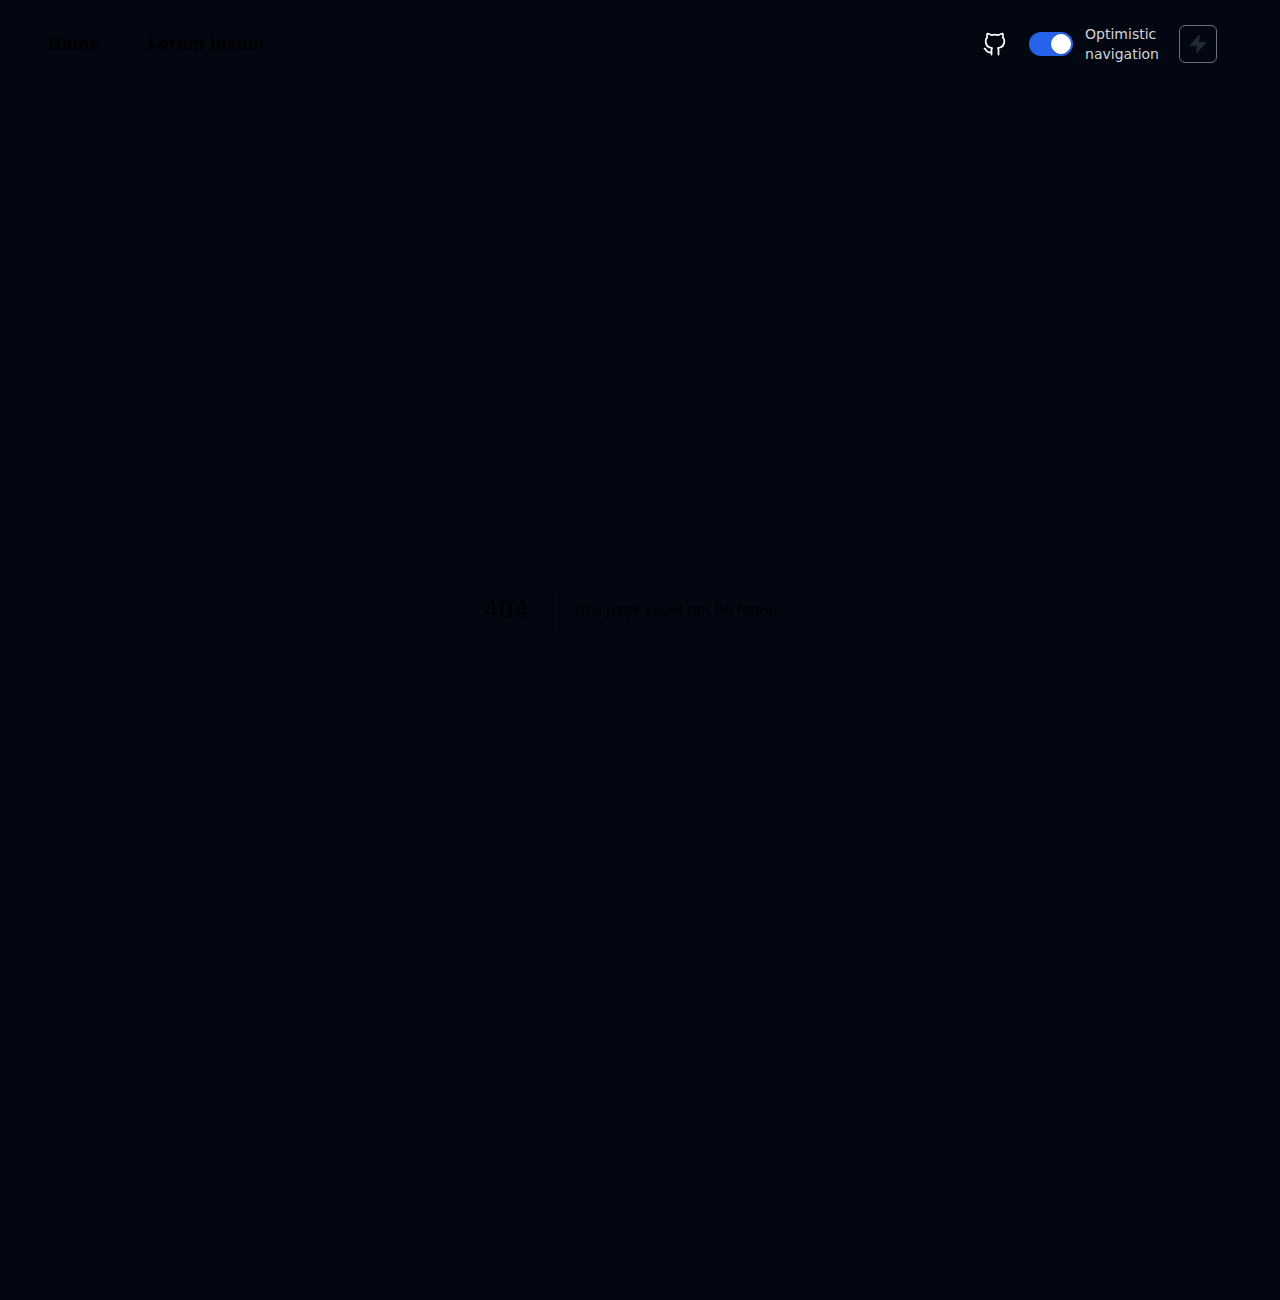
<file: 404/index.html>
<!DOCTYPE html><html lang="en"><head><meta charSet="utf-8"/><meta name="viewport" content="width=device-width"/><title>404: This page could not be found</title><meta name="next-head-count" content="3"/><link rel="preload" href="/_next/static/css/ed693868a3f4eb1c.css" as="style"/><link rel="stylesheet" href="/_next/static/css/ed693868a3f4eb1c.css" data-n-g=""/><noscript data-n-css=""></noscript><script defer="" nomodule="" src="/_next/static/chunks/polyfills-78c92fac7aa8fdd8.js"></script><script src="/_next/static/chunks/webpack-73a0d28755695f50.js" defer=""></script><script src="/_next/static/chunks/framework-956e7dadf416a527.js" defer=""></script><script src="/_next/static/chunks/main-99518684e81d943b.js" defer=""></script><script src="/_next/static/chunks/pages/_app-203f5aecf06d41a5.js" defer=""></script><script src="/_next/static/chunks/pages/_error-77823ddac6993d35.js" defer=""></script><script src="/_next/static/eM-BaXcOgDOhzOxEeG27h/_buildManifest.js" defer=""></script><script src="/_next/static/eM-BaXcOgDOhzOxEeG27h/_ssgManifest.js" defer=""></script></head><body class="relative min-h-screen overflow-x-hidden bg-background font-sans antialiased transition-[background]"><div id="__next"><script>!function(){try{var d=document.documentElement,c=d.classList;c.remove('light','dark');var e=localStorage.getItem('theme');if('system'===e||(!e&&false)){var t='(prefers-color-scheme: dark)',m=window.matchMedia(t);if(m.media!==t||m.matches){d.style.colorScheme = 'dark';c.add('dark')}else{d.style.colorScheme = 'light';c.add('light')}}else if(e){c.add(e|| '')}else{c.add('dark')}if(e==='light'||e==='dark'||!e)d.style.colorScheme=e||'dark'}catch(e){}}()</script><header><div class="relative px-6 sm:px-10 lg:px-12 w-full"><div class="mx-auto max-w-2xl lg:max-w-7xl"><div class="flex justify-between items-center flex-1 pt-6 gap-6"><div class="flex items-center gap-6 lg:gap-12"><a aria-label="Home" href="/"><span class="font-bold">Home</span></a><a aria-label="Lorem-ipsum" href="/blog/lorem-ipsum/#testHash?test=query&amp;query=test"><span class="font-bold">Lorem ipsum</span></a></div><div class="flex flex-row gap-5 items-center"><a href="https://github.com/akhmadshin" target="_blank" rel="noreferrer"><svg height="1rem" class="h-7 w-7 text-white" xmlns="http://www.w3.org/2000/svg" fill="none" stroke="currentColor" stroke-linecap="round" stroke-linejoin="round" stroke-width="1.5" viewBox="0 0 24 24"><path stroke="none" d="M0 0h24v24H0z"></path><path d="M9 19c-4.3 1.4-4.3-2.5-6-3m12 5v-3.5c0-1 .1-1.4-.5-2 2.8-.3 5.5-1.4 5.5-6a4.6 4.6 0 0 0-1.3-3.2 4.2 4.2 0 0 0-.1-3.2s-1.1-.3-3.5 1.3a12.3 12.3 0 0 0-6.2 0C6.5 2.8 5.4 3.1 5.4 3.1a4.2 4.2 0 0 0-.1 3.2A4.6 4.6 0 0 0 4 9.5c0 4.6 2.7 5.7 5.5 6-.6.6-.6 1.2-.5 2V21"></path></svg></a><label class="inline-flex items-center cursor-pointer"><input type="checkbox" class="sr-only peer" checked="" value=""/><div class="relative w-11 h-6 bg-gray-200 rounded-full peer peer-focus:ring-4 peer-focus:ring-blue-300 dark:peer-focus:ring-blue-800 dark:bg-gray-700 peer-checked:after:translate-x-full rtl:peer-checked:after:-translate-x-full peer-checked:after:border-white after:content-[&#x27;&#x27;] after:absolute after:top-0.5 after:start-[2px] after:bg-white after:border-gray-300 after:border after:rounded-full after:h-5 after:w-5 after:transition-all dark:border-gray-600 peer-checked:bg-blue-600"></div><span class="ms-3 text-sm font-medium text-gray-900 dark:text-gray-300">Optimistic <br/>navigation</span></label></div></div></div></div></header><main class="pb-28 pt-24"><div style="font-family:system-ui,&quot;Segoe UI&quot;,Roboto,Helvetica,Arial,sans-serif,&quot;Apple Color Emoji&quot;,&quot;Segoe UI Emoji&quot;;height:100vh;text-align:center;display:flex;flex-direction:column;align-items:center;justify-content:center"><div style="line-height:48px"><style>body{color:#000;background:#fff;margin:0}.next-error-h1{border-right:1px solid rgba(0,0,0,.3)}@media (prefers-color-scheme:dark){body{color:#fff;background:#000}.next-error-h1{border-right:1px solid rgba(255,255,255,.3)}}</style><h1 class="next-error-h1" style="display:inline-block;margin:0 20px 0 0;padding-right:23px;font-size:24px;font-weight:500;vertical-align:top">404</h1><div style="display:inline-block"><h2 style="font-size:14px;font-weight:400;line-height:28px">This page could not be found<!-- -->.</h2></div></div></div></main><div class="mt-16 sm:mt-32"></div></div><script id="__NEXT_DATA__" type="application/json">{"props":{"pageProps":{"statusCode":404}},"page":"/_error","query":{},"buildId":"eM-BaXcOgDOhzOxEeG27h","nextExport":true,"isFallback":false,"gip":true,"scriptLoader":[]}</script></body></html>
</file>
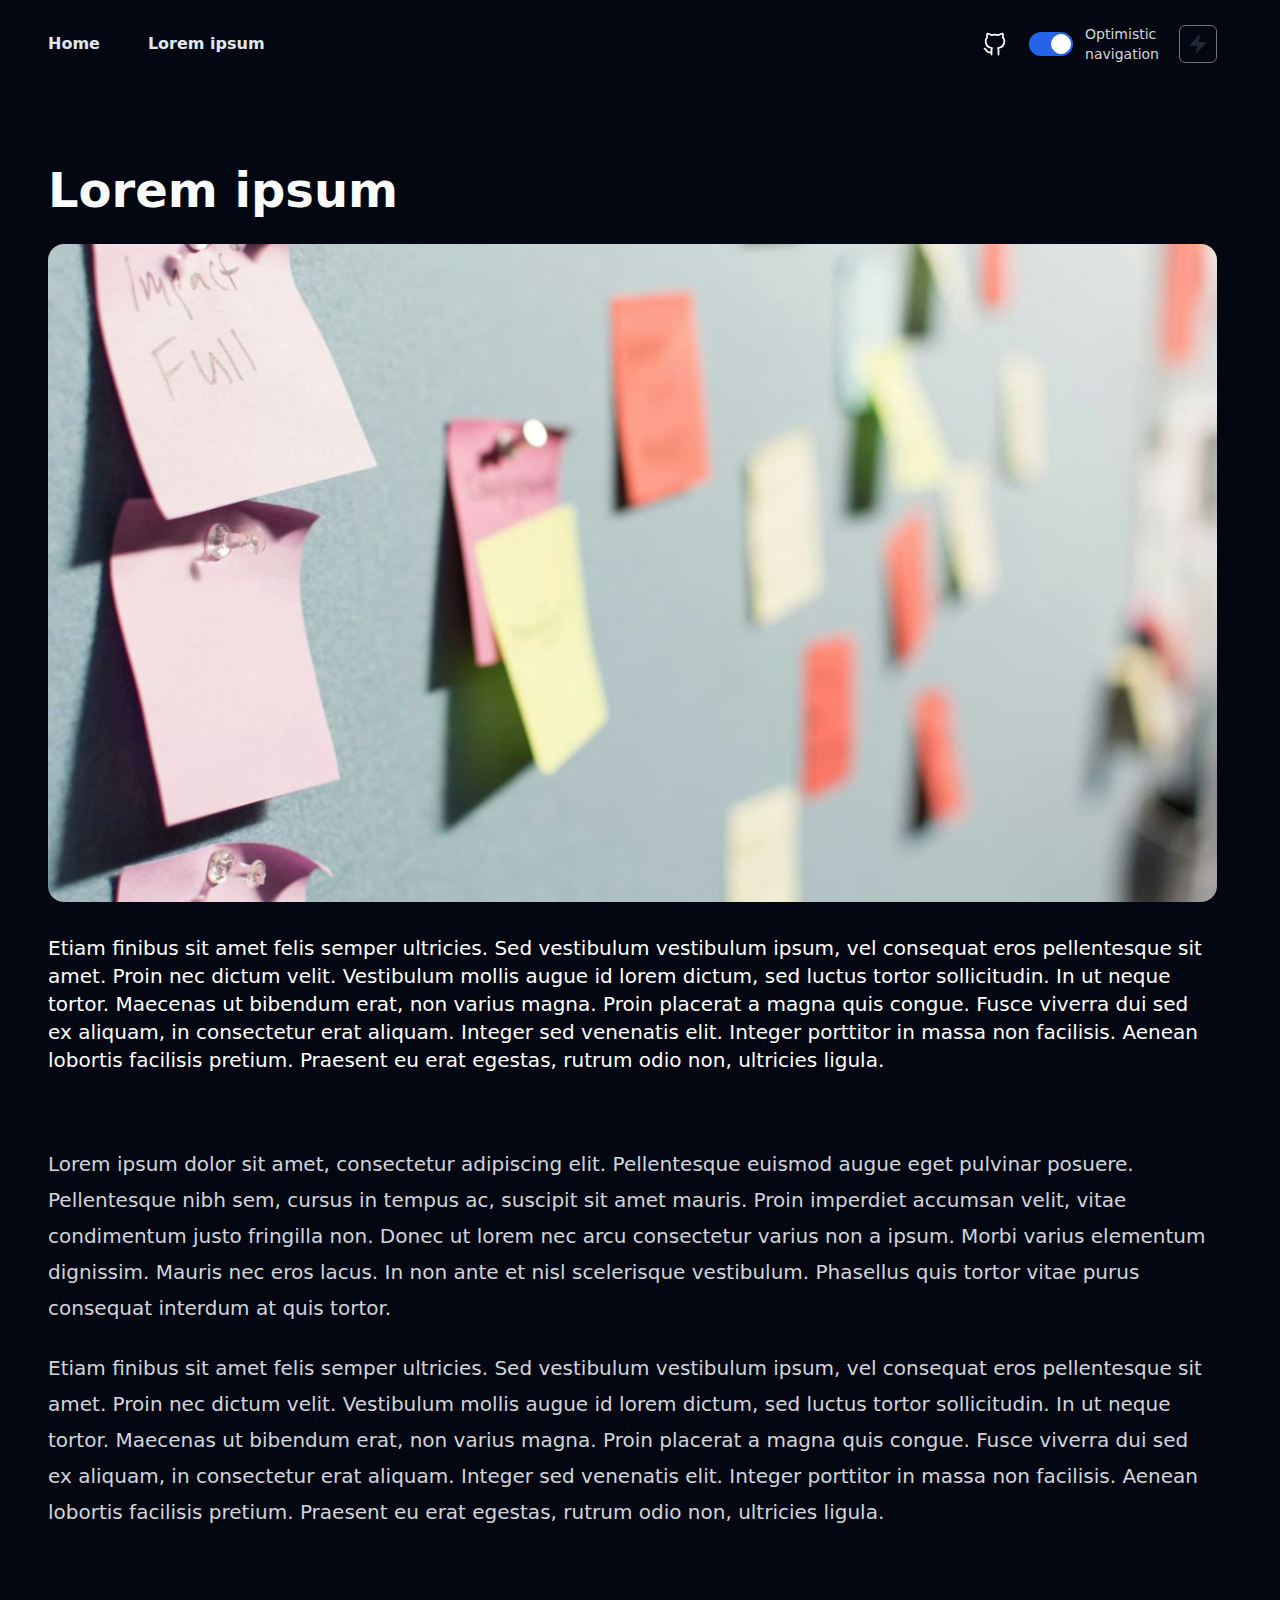
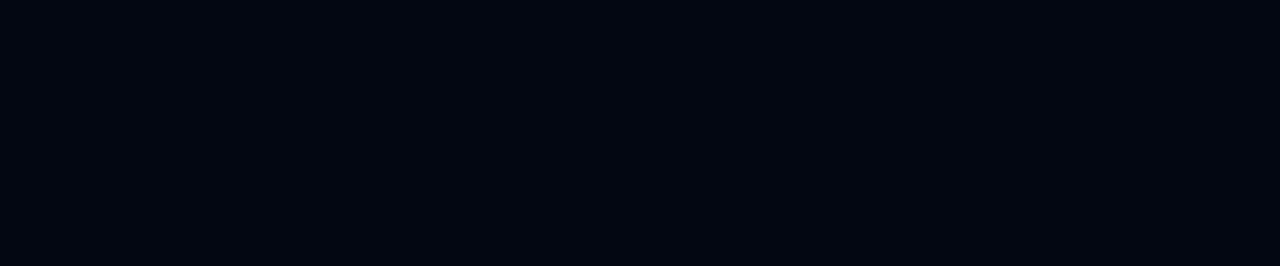
<file: blog/lorem-ipsum/index.html>
<!DOCTYPE html><html lang="en"><head><meta charSet="utf-8"/><meta name="viewport" content="width=device-width"/><title>Lorem ipsum</title><meta name="description" content=""/><meta name="og:title" content="Lorem ipsum"/><meta name="og:description" content=""/><link rel="preload" as="image" imageSrcSet="/assets/526_patrick_perkins_ETR_Pjvb0_KM_0_unsplash.jpg 526w, /assets/680_patrick_perkins_ETR_Pjvb0_KM_0_unsplash.jpg 680w, /assets/832_patrick_perkins_ETR_Pjvb0_KM_0_unsplash.jpg 832w, /assets/1080_patrick_perkins_ETR_Pjvb0_KM_0_unsplash.jpg 1080w, /assets/1280_patrick_perkins_ETR_Pjvb0_KM_0_unsplash.jpg 1280w" imageSizes="100vw" fetchpriority="high"/><meta name="next-head-count" content="7"/><link rel="preload" href="/_next/static/css/ed693868a3f4eb1c.css" as="style"/><link rel="stylesheet" href="/_next/static/css/ed693868a3f4eb1c.css" data-n-g=""/><noscript data-n-css=""></noscript><script defer="" nomodule="" src="/_next/static/chunks/polyfills-78c92fac7aa8fdd8.js"></script><script defer="" src="/_next/static/chunks/438.fc5ba334efc783d3.js"></script><script src="/_next/static/chunks/webpack-73a0d28755695f50.js" defer=""></script><script src="/_next/static/chunks/framework-956e7dadf416a527.js" defer=""></script><script src="/_next/static/chunks/main-99518684e81d943b.js" defer=""></script><script src="/_next/static/chunks/pages/_app-203f5aecf06d41a5.js" defer=""></script><script src="/_next/static/chunks/139-98d83c4cd8aaf1a2.js" defer=""></script><script src="/_next/static/chunks/74-6cee46d9de566cbf.js" defer=""></script><script src="/_next/static/chunks/pages/blog/%5Bslug%5D-c07eef4966d4c54a.js" defer=""></script><script src="/_next/static/eM-BaXcOgDOhzOxEeG27h/_buildManifest.js" defer=""></script><script src="/_next/static/eM-BaXcOgDOhzOxEeG27h/_ssgManifest.js" defer=""></script></head><body class="relative min-h-screen overflow-x-hidden bg-background font-sans antialiased transition-[background]"><div id="__next"><script>!function(){try{var d=document.documentElement,c=d.classList;c.remove('light','dark');var e=localStorage.getItem('theme');if('system'===e||(!e&&false)){var t='(prefers-color-scheme: dark)',m=window.matchMedia(t);if(m.media!==t||m.matches){d.style.colorScheme = 'dark';c.add('dark')}else{d.style.colorScheme = 'light';c.add('light')}}else if(e){c.add(e|| '')}else{c.add('dark')}if(e==='light'||e==='dark'||!e)d.style.colorScheme=e||'dark'}catch(e){}}()</script><header><div class="relative px-6 sm:px-10 lg:px-12 w-full"><div class="mx-auto max-w-2xl lg:max-w-7xl"><div class="flex justify-between items-center flex-1 pt-6 gap-6"><div class="flex items-center gap-6 lg:gap-12"><a aria-label="Home" href="/"><span class="font-bold">Home</span></a><a aria-label="Lorem-ipsum" href="/blog/lorem-ipsum/#testHash?test=query&amp;query=test"><span class="font-bold">Lorem ipsum</span></a></div><div class="flex flex-row gap-5 items-center"><a href="https://github.com/akhmadshin" target="_blank" rel="noreferrer"><svg height="1rem" class="h-7 w-7 text-white" xmlns="http://www.w3.org/2000/svg" fill="none" stroke="currentColor" stroke-linecap="round" stroke-linejoin="round" stroke-width="1.5" viewBox="0 0 24 24"><path stroke="none" d="M0 0h24v24H0z"></path><path d="M9 19c-4.3 1.4-4.3-2.5-6-3m12 5v-3.5c0-1 .1-1.4-.5-2 2.8-.3 5.5-1.4 5.5-6a4.6 4.6 0 0 0-1.3-3.2 4.2 4.2 0 0 0-.1-3.2s-1.1-.3-3.5 1.3a12.3 12.3 0 0 0-6.2 0C6.5 2.8 5.4 3.1 5.4 3.1a4.2 4.2 0 0 0-.1 3.2A4.6 4.6 0 0 0 4 9.5c0 4.6 2.7 5.7 5.5 6-.6.6-.6 1.2-.5 2V21"></path></svg></a><label class="inline-flex items-center cursor-pointer"><input type="checkbox" class="sr-only peer" checked="" value=""/><div class="relative w-11 h-6 bg-gray-200 rounded-full peer peer-focus:ring-4 peer-focus:ring-blue-300 dark:peer-focus:ring-blue-800 dark:bg-gray-700 peer-checked:after:translate-x-full rtl:peer-checked:after:-translate-x-full peer-checked:after:border-white after:content-[&#x27;&#x27;] after:absolute after:top-0.5 after:start-[2px] after:bg-white after:border-gray-300 after:border after:rounded-full after:h-5 after:w-5 after:transition-all dark:border-gray-600 peer-checked:bg-blue-600"></div><span class="ms-3 text-sm font-medium text-gray-900 dark:text-gray-300">Optimistic <br/>navigation</span></label></div></div></div></div></header><main class="pb-28 pt-24"><div class="relative px-6 sm:px-10 lg:px-12 w-full"><div class="mx-auto max-w-2xl lg:max-w-7xl"><article class="flex flex-col space-y-8 dark:text-gray-50"><div class="flex flex-col space-y-6"><h1 class="leading-tight text-5xl font-bold ">Lorem ipsum</h1><div class="banner-img"><img draggable="false" alt="" title="" fetchpriority="high" width="1920" height="1280" decoding="async" data-nimg="1" class="bg-no-repeat bg-gray-500 lg:aspect-[16/9] object-cover aspect-[4/3] rounded-2xl bg-gray-100" style="color:transparent" sizes="100vw" srcSet="/assets/526_patrick_perkins_ETR_Pjvb0_KM_0_unsplash.jpg 526w, /assets/680_patrick_perkins_ETR_Pjvb0_KM_0_unsplash.jpg 680w, /assets/832_patrick_perkins_ETR_Pjvb0_KM_0_unsplash.jpg 832w, /assets/1080_patrick_perkins_ETR_Pjvb0_KM_0_unsplash.jpg 1080w, /assets/1280_patrick_perkins_ETR_Pjvb0_KM_0_unsplash.jpg 1280w" src="/assets/1280_patrick_perkins_ETR_Pjvb0_KM_0_unsplash.jpg"/></div></div><div class="text-white text-xl"><p>Etiam finibus sit amet felis semper ultricies. Sed vestibulum vestibulum ipsum, vel consequat eros pellentesque sit amet. Proin nec dictum velit. Vestibulum mollis augue id lorem dictum, sed luctus tortor sollicitudin. In ut neque tortor. Maecenas ut bibendum erat, non varius magna. Proin placerat a magna quis congue. Fusce viverra dui sed ex aliquam, in consectetur erat aliquam. Integer sed venenatis elit. Integer porttitor in massa non facilisis. Aenean lobortis facilisis pretium. Praesent eu erat egestas, rutrum odio non, ultricies ligula.</p></div><div class="dark:text-gray-100"><div class="mt-10"><div class="prose lg:prose-xl max-w-none dark:prose-invert"><p>Lorem ipsum dolor sit amet, consectetur adipiscing elit. Pellentesque euismod augue eget pulvinar posuere. Pellentesque nibh sem, cursus in tempus ac, suscipit sit amet mauris. Proin imperdiet accumsan velit, vitae condimentum justo fringilla non. Donec ut lorem nec arcu consectetur varius non a ipsum. Morbi varius elementum dignissim. Mauris nec eros lacus. In non ante et nisl scelerisque vestibulum. Phasellus quis tortor vitae purus consequat interdum at quis tortor.</p><p>Etiam finibus sit amet felis semper ultricies. Sed vestibulum vestibulum ipsum, vel consequat eros pellentesque sit amet. Proin nec dictum velit. Vestibulum mollis augue id lorem dictum, sed luctus tortor sollicitudin. In ut neque tortor. Maecenas ut bibendum erat, non varius magna. Proin placerat a magna quis congue. Fusce viverra dui sed ex aliquam, in consectetur erat aliquam. Integer sed venenatis elit. Integer porttitor in massa non facilisis. Aenean lobortis facilisis pretium. Praesent eu erat egestas, rutrum odio non, ultricies ligula.</p><br/><br/></div></div></div></article></div></div></main><div class="mt-16 sm:mt-32"></div></div><script id="__NEXT_DATA__" type="application/json">{"props":{"pageProps":{"dehydratedState":{"mutations":[],"queries":[{"state":{"data":{"id":3,"attributes":{"title":"Lorem ipsum","description":[{"type":"paragraph","children":[{"type":"text","text":"Etiam finibus sit amet felis semper ultricies. Sed vestibulum vestibulum ipsum, vel consequat eros pellentesque sit amet. Proin nec dictum velit. Vestibulum mollis augue id lorem dictum, sed luctus tortor sollicitudin. In ut neque tortor. Maecenas ut bibendum erat, non varius magna. Proin placerat a magna quis congue. Fusce viverra dui sed ex aliquam, in consectetur erat aliquam. Integer sed venenatis elit. Integer porttitor in massa non facilisis. Aenean lobortis facilisis pretium. Praesent eu erat egestas, rutrum odio non, ultricies ligula."}]}],"slug":"lorem-ipsum","content":[{"type":"paragraph","children":[{"type":"text","text":"Lorem ipsum dolor sit amet, consectetur adipiscing elit. Pellentesque euismod augue eget pulvinar posuere. Pellentesque nibh sem, cursus in tempus ac, suscipit sit amet mauris. Proin imperdiet accumsan velit, vitae condimentum justo fringilla non. Donec ut lorem nec arcu consectetur varius non a ipsum. Morbi varius elementum dignissim. Mauris nec eros lacus. In non ante et nisl scelerisque vestibulum. Phasellus quis tortor vitae purus consequat interdum at quis tortor."}]},{"type":"paragraph","children":[{"type":"text","text":"Etiam finibus sit amet felis semper ultricies. Sed vestibulum vestibulum ipsum, vel consequat eros pellentesque sit amet. Proin nec dictum velit. Vestibulum mollis augue id lorem dictum, sed luctus tortor sollicitudin. In ut neque tortor. Maecenas ut bibendum erat, non varius magna. Proin placerat a magna quis congue. Fusce viverra dui sed ex aliquam, in consectetur erat aliquam. Integer sed venenatis elit. Integer porttitor in massa non facilisis. Aenean lobortis facilisis pretium. Praesent eu erat egestas, rutrum odio non, ultricies ligula."}]},{"type":"paragraph","children":[{"type":"text","text":""}]},{"type":"paragraph","children":[{"type":"text","text":""}]}],"thumbnail":{"data":{"id":23,"attributes":{"thumbhash":"LggGDYJCJgJfWoiHhlZ2aEFtsP8X","name":"patrick_perkins_ETR_Pjvb0_KM_0_unsplash.jpg","alternativeText":null,"height":1280,"width":1920}}}}},"dataUpdateCount":1,"dataUpdatedAt":1717784120620,"error":null,"errorUpdateCount":0,"errorUpdatedAt":0,"fetchFailureCount":0,"fetchFailureReason":null,"fetchMeta":null,"isInvalidated":false,"status":"success","fetchStatus":"idle"},"queryKey":["/blog/lorem-ipsum/"],"queryHash":"[\"/blog/lorem-ipsum/\"]"}]}},"__N_SSG":true},"page":"/blog/[slug]","query":{"slug":"lorem-ipsum"},"buildId":"eM-BaXcOgDOhzOxEeG27h","isFallback":false,"dynamicIds":[9438],"gsp":true,"scriptLoader":[]}</script></body></html>
</file>
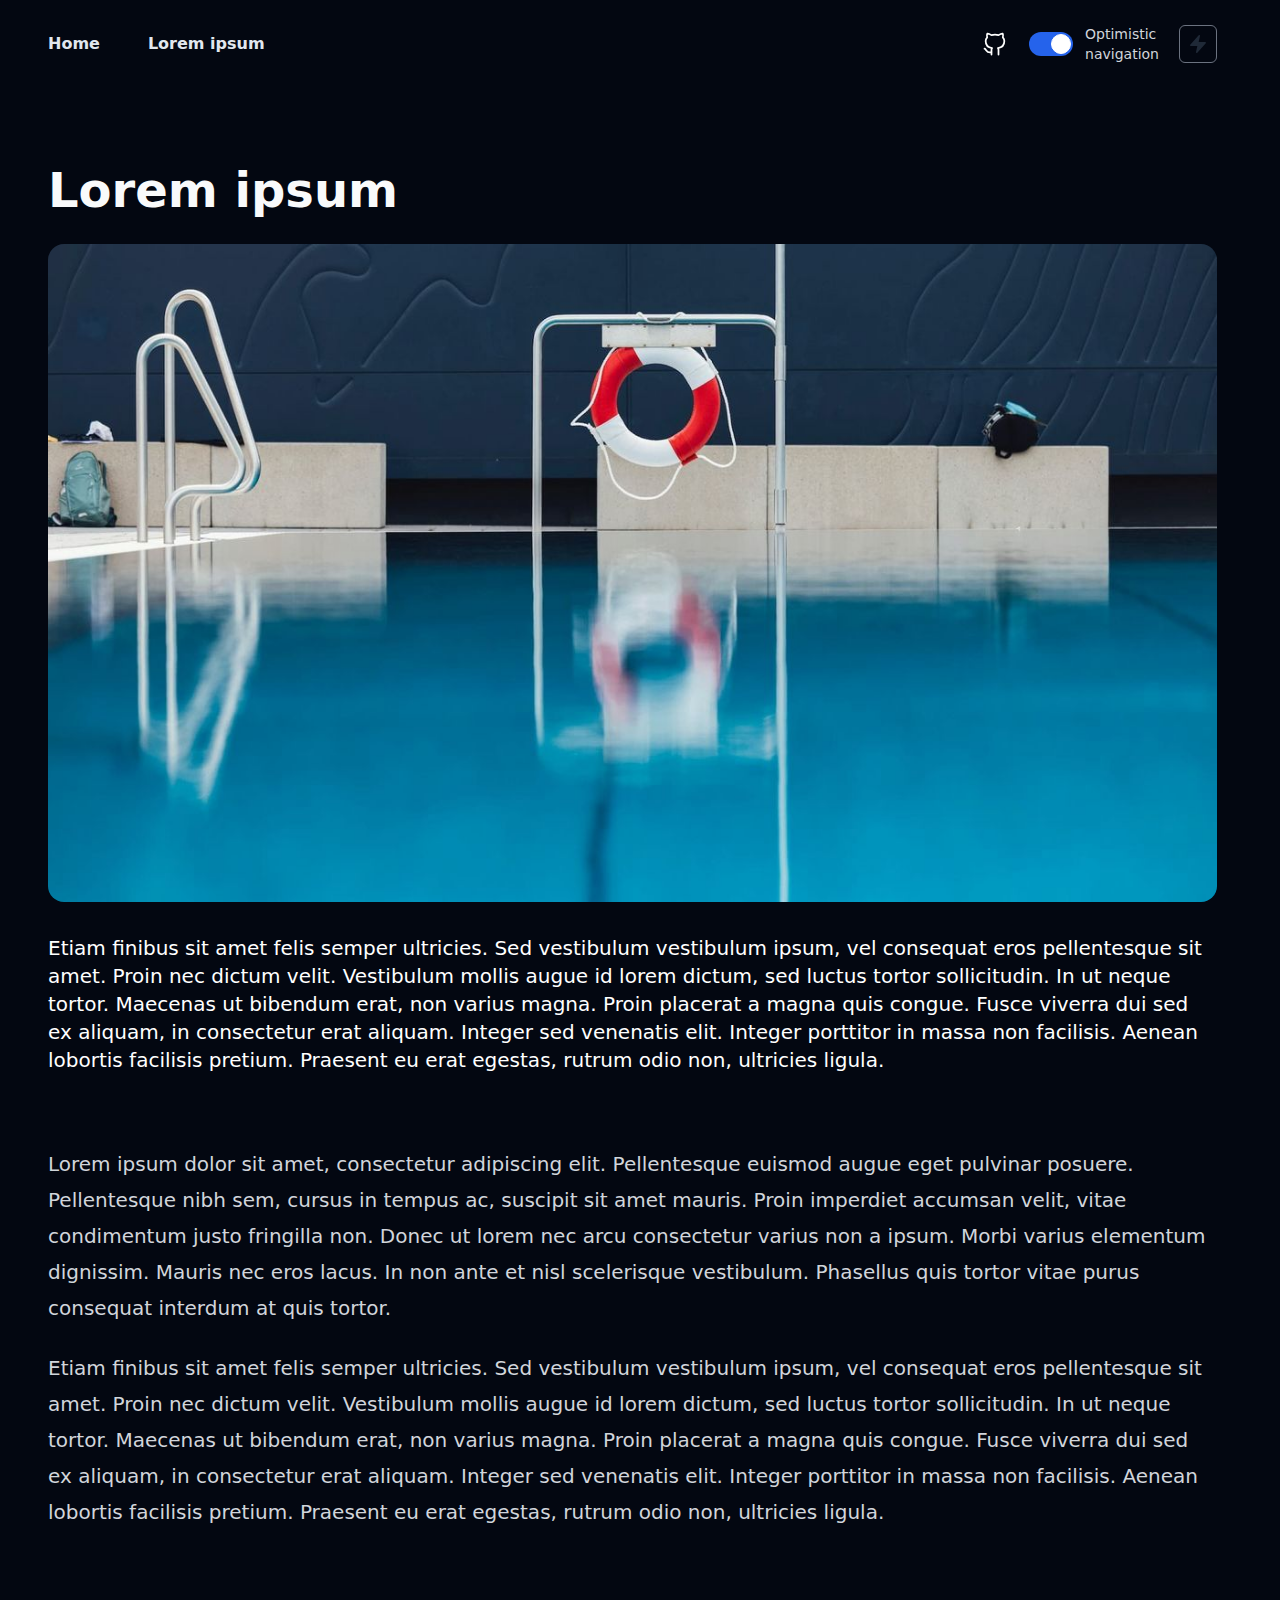
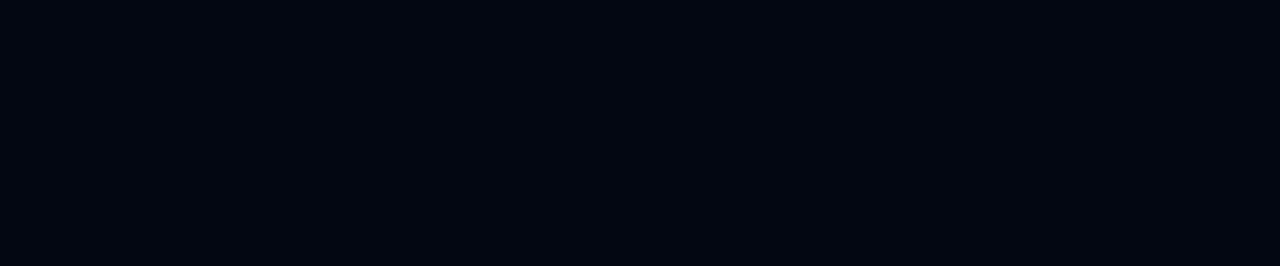
<file: blog/lorem-ipsum2/index.html>
<!DOCTYPE html><html lang="en"><head><meta charSet="utf-8"/><meta name="viewport" content="width=device-width"/><title>Lorem ipsum</title><meta name="description" content=""/><meta name="og:title" content="Lorem ipsum"/><meta name="og:description" content=""/><link rel="preload" as="image" imageSrcSet="/assets/526_markus_spiske_vr_CU_Lk_Ac5_E_unsplash.jpg 526w, /assets/680_markus_spiske_vr_CU_Lk_Ac5_E_unsplash.jpg 680w, /assets/832_markus_spiske_vr_CU_Lk_Ac5_E_unsplash.jpg 832w, /assets/1080_markus_spiske_vr_CU_Lk_Ac5_E_unsplash.jpg 1080w, /assets/1280_markus_spiske_vr_CU_Lk_Ac5_E_unsplash.jpg 1280w" imageSizes="100vw" fetchpriority="high"/><meta name="next-head-count" content="7"/><link rel="preload" href="/_next/static/css/ed693868a3f4eb1c.css" as="style"/><link rel="stylesheet" href="/_next/static/css/ed693868a3f4eb1c.css" data-n-g=""/><noscript data-n-css=""></noscript><script defer="" nomodule="" src="/_next/static/chunks/polyfills-78c92fac7aa8fdd8.js"></script><script defer="" src="/_next/static/chunks/438.fc5ba334efc783d3.js"></script><script src="/_next/static/chunks/webpack-73a0d28755695f50.js" defer=""></script><script src="/_next/static/chunks/framework-956e7dadf416a527.js" defer=""></script><script src="/_next/static/chunks/main-99518684e81d943b.js" defer=""></script><script src="/_next/static/chunks/pages/_app-203f5aecf06d41a5.js" defer=""></script><script src="/_next/static/chunks/139-98d83c4cd8aaf1a2.js" defer=""></script><script src="/_next/static/chunks/74-6cee46d9de566cbf.js" defer=""></script><script src="/_next/static/chunks/pages/blog/%5Bslug%5D-c07eef4966d4c54a.js" defer=""></script><script src="/_next/static/eM-BaXcOgDOhzOxEeG27h/_buildManifest.js" defer=""></script><script src="/_next/static/eM-BaXcOgDOhzOxEeG27h/_ssgManifest.js" defer=""></script></head><body class="relative min-h-screen overflow-x-hidden bg-background font-sans antialiased transition-[background]"><div id="__next"><script>!function(){try{var d=document.documentElement,c=d.classList;c.remove('light','dark');var e=localStorage.getItem('theme');if('system'===e||(!e&&false)){var t='(prefers-color-scheme: dark)',m=window.matchMedia(t);if(m.media!==t||m.matches){d.style.colorScheme = 'dark';c.add('dark')}else{d.style.colorScheme = 'light';c.add('light')}}else if(e){c.add(e|| '')}else{c.add('dark')}if(e==='light'||e==='dark'||!e)d.style.colorScheme=e||'dark'}catch(e){}}()</script><header><div class="relative px-6 sm:px-10 lg:px-12 w-full"><div class="mx-auto max-w-2xl lg:max-w-7xl"><div class="flex justify-between items-center flex-1 pt-6 gap-6"><div class="flex items-center gap-6 lg:gap-12"><a aria-label="Home" href="/"><span class="font-bold">Home</span></a><a aria-label="Lorem-ipsum" href="/blog/lorem-ipsum/#testHash?test=query&amp;query=test"><span class="font-bold">Lorem ipsum</span></a></div><div class="flex flex-row gap-5 items-center"><a href="https://github.com/akhmadshin" target="_blank" rel="noreferrer"><svg height="1rem" class="h-7 w-7 text-white" xmlns="http://www.w3.org/2000/svg" fill="none" stroke="currentColor" stroke-linecap="round" stroke-linejoin="round" stroke-width="1.5" viewBox="0 0 24 24"><path stroke="none" d="M0 0h24v24H0z"></path><path d="M9 19c-4.3 1.4-4.3-2.5-6-3m12 5v-3.5c0-1 .1-1.4-.5-2 2.8-.3 5.5-1.4 5.5-6a4.6 4.6 0 0 0-1.3-3.2 4.2 4.2 0 0 0-.1-3.2s-1.1-.3-3.5 1.3a12.3 12.3 0 0 0-6.2 0C6.5 2.8 5.4 3.1 5.4 3.1a4.2 4.2 0 0 0-.1 3.2A4.6 4.6 0 0 0 4 9.5c0 4.6 2.7 5.7 5.5 6-.6.6-.6 1.2-.5 2V21"></path></svg></a><label class="inline-flex items-center cursor-pointer"><input type="checkbox" class="sr-only peer" checked="" value=""/><div class="relative w-11 h-6 bg-gray-200 rounded-full peer peer-focus:ring-4 peer-focus:ring-blue-300 dark:peer-focus:ring-blue-800 dark:bg-gray-700 peer-checked:after:translate-x-full rtl:peer-checked:after:-translate-x-full peer-checked:after:border-white after:content-[&#x27;&#x27;] after:absolute after:top-0.5 after:start-[2px] after:bg-white after:border-gray-300 after:border after:rounded-full after:h-5 after:w-5 after:transition-all dark:border-gray-600 peer-checked:bg-blue-600"></div><span class="ms-3 text-sm font-medium text-gray-900 dark:text-gray-300">Optimistic <br/>navigation</span></label></div></div></div></div></header><main class="pb-28 pt-24"><div class="relative px-6 sm:px-10 lg:px-12 w-full"><div class="mx-auto max-w-2xl lg:max-w-7xl"><article class="flex flex-col space-y-8 dark:text-gray-50"><div class="flex flex-col space-y-6"><h1 class="leading-tight text-5xl font-bold ">Lorem ipsum</h1><div class="banner-img"><img draggable="false" alt="" title="" fetchpriority="high" width="1920" height="1080" decoding="async" data-nimg="1" class="bg-no-repeat bg-gray-500 lg:aspect-[16/9] object-cover aspect-[4/3] rounded-2xl bg-gray-100" style="color:transparent" sizes="100vw" srcSet="/assets/526_markus_spiske_vr_CU_Lk_Ac5_E_unsplash.jpg 526w, /assets/680_markus_spiske_vr_CU_Lk_Ac5_E_unsplash.jpg 680w, /assets/832_markus_spiske_vr_CU_Lk_Ac5_E_unsplash.jpg 832w, /assets/1080_markus_spiske_vr_CU_Lk_Ac5_E_unsplash.jpg 1080w, /assets/1280_markus_spiske_vr_CU_Lk_Ac5_E_unsplash.jpg 1280w" src="/assets/1280_markus_spiske_vr_CU_Lk_Ac5_E_unsplash.jpg"/></div></div><div class="text-white text-xl"><p>Etiam finibus sit amet felis semper ultricies. Sed vestibulum vestibulum ipsum, vel consequat eros pellentesque sit amet. Proin nec dictum velit. Vestibulum mollis augue id lorem dictum, sed luctus tortor sollicitudin. In ut neque tortor. Maecenas ut bibendum erat, non varius magna. Proin placerat a magna quis congue. Fusce viverra dui sed ex aliquam, in consectetur erat aliquam. Integer sed venenatis elit. Integer porttitor in massa non facilisis. Aenean lobortis facilisis pretium. Praesent eu erat egestas, rutrum odio non, ultricies ligula.</p></div><div class="dark:text-gray-100"><div class="mt-10"><div class="prose lg:prose-xl max-w-none dark:prose-invert"><p>Lorem ipsum dolor sit amet, consectetur adipiscing elit. Pellentesque euismod augue eget pulvinar posuere. Pellentesque nibh sem, cursus in tempus ac, suscipit sit amet mauris. Proin imperdiet accumsan velit, vitae condimentum justo fringilla non. Donec ut lorem nec arcu consectetur varius non a ipsum. Morbi varius elementum dignissim. Mauris nec eros lacus. In non ante et nisl scelerisque vestibulum. Phasellus quis tortor vitae purus consequat interdum at quis tortor.</p><p>Etiam finibus sit amet felis semper ultricies. Sed vestibulum vestibulum ipsum, vel consequat eros pellentesque sit amet. Proin nec dictum velit. Vestibulum mollis augue id lorem dictum, sed luctus tortor sollicitudin. In ut neque tortor. Maecenas ut bibendum erat, non varius magna. Proin placerat a magna quis congue. Fusce viverra dui sed ex aliquam, in consectetur erat aliquam. Integer sed venenatis elit. Integer porttitor in massa non facilisis. Aenean lobortis facilisis pretium. Praesent eu erat egestas, rutrum odio non, ultricies ligula.</p><br/><br/></div></div></div></article></div></div></main><div class="mt-16 sm:mt-32"></div></div><script id="__NEXT_DATA__" type="application/json">{"props":{"pageProps":{"dehydratedState":{"mutations":[],"queries":[{"state":{"data":{"id":4,"attributes":{"title":"Lorem ipsum","description":[{"type":"paragraph","children":[{"type":"text","text":"Etiam finibus sit amet felis semper ultricies. Sed vestibulum vestibulum ipsum, vel consequat eros pellentesque sit amet. Proin nec dictum velit. Vestibulum mollis augue id lorem dictum, sed luctus tortor sollicitudin. In ut neque tortor. Maecenas ut bibendum erat, non varius magna. Proin placerat a magna quis congue. Fusce viverra dui sed ex aliquam, in consectetur erat aliquam. Integer sed venenatis elit. Integer porttitor in massa non facilisis. Aenean lobortis facilisis pretium. Praesent eu erat egestas, rutrum odio non, ultricies ligula."}]}],"slug":"lorem-ipsum2","content":[{"type":"paragraph","children":[{"type":"text","text":"Lorem ipsum dolor sit amet, consectetur adipiscing elit. Pellentesque euismod augue eget pulvinar posuere. Pellentesque nibh sem, cursus in tempus ac, suscipit sit amet mauris. Proin imperdiet accumsan velit, vitae condimentum justo fringilla non. Donec ut lorem nec arcu consectetur varius non a ipsum. Morbi varius elementum dignissim. Mauris nec eros lacus. In non ante et nisl scelerisque vestibulum. Phasellus quis tortor vitae purus consequat interdum at quis tortor."}]},{"type":"paragraph","children":[{"type":"text","text":"Etiam finibus sit amet felis semper ultricies. Sed vestibulum vestibulum ipsum, vel consequat eros pellentesque sit amet. Proin nec dictum velit. Vestibulum mollis augue id lorem dictum, sed luctus tortor sollicitudin. In ut neque tortor. Maecenas ut bibendum erat, non varius magna. Proin placerat a magna quis congue. Fusce viverra dui sed ex aliquam, in consectetur erat aliquam. Integer sed venenatis elit. Integer porttitor in massa non facilisis. Aenean lobortis facilisis pretium. Praesent eu erat egestas, rutrum odio non, ultricies ligula."}]},{"type":"paragraph","children":[{"type":"text","text":""}]},{"type":"paragraph","children":[{"type":"text","text":""}]}],"thumbnail":{"data":{"id":22,"attributes":{"thumbhash":"GIYFNJBpjSWRl3hwR3J4f4T3Vw==","name":"markus_spiske_vr_CU_Lk_Ac5_E_unsplash.jpg","alternativeText":null,"height":1080,"width":1920}}}}},"dataUpdateCount":1,"dataUpdatedAt":1717784120620,"error":null,"errorUpdateCount":0,"errorUpdatedAt":0,"fetchFailureCount":0,"fetchFailureReason":null,"fetchMeta":null,"isInvalidated":false,"status":"success","fetchStatus":"idle"},"queryKey":["/blog/lorem-ipsum2/"],"queryHash":"[\"/blog/lorem-ipsum2/\"]"}]}},"__N_SSG":true},"page":"/blog/[slug]","query":{"slug":"lorem-ipsum2"},"buildId":"eM-BaXcOgDOhzOxEeG27h","isFallback":false,"dynamicIds":[9438],"gsp":true,"scriptLoader":[]}</script></body></html>
</file>
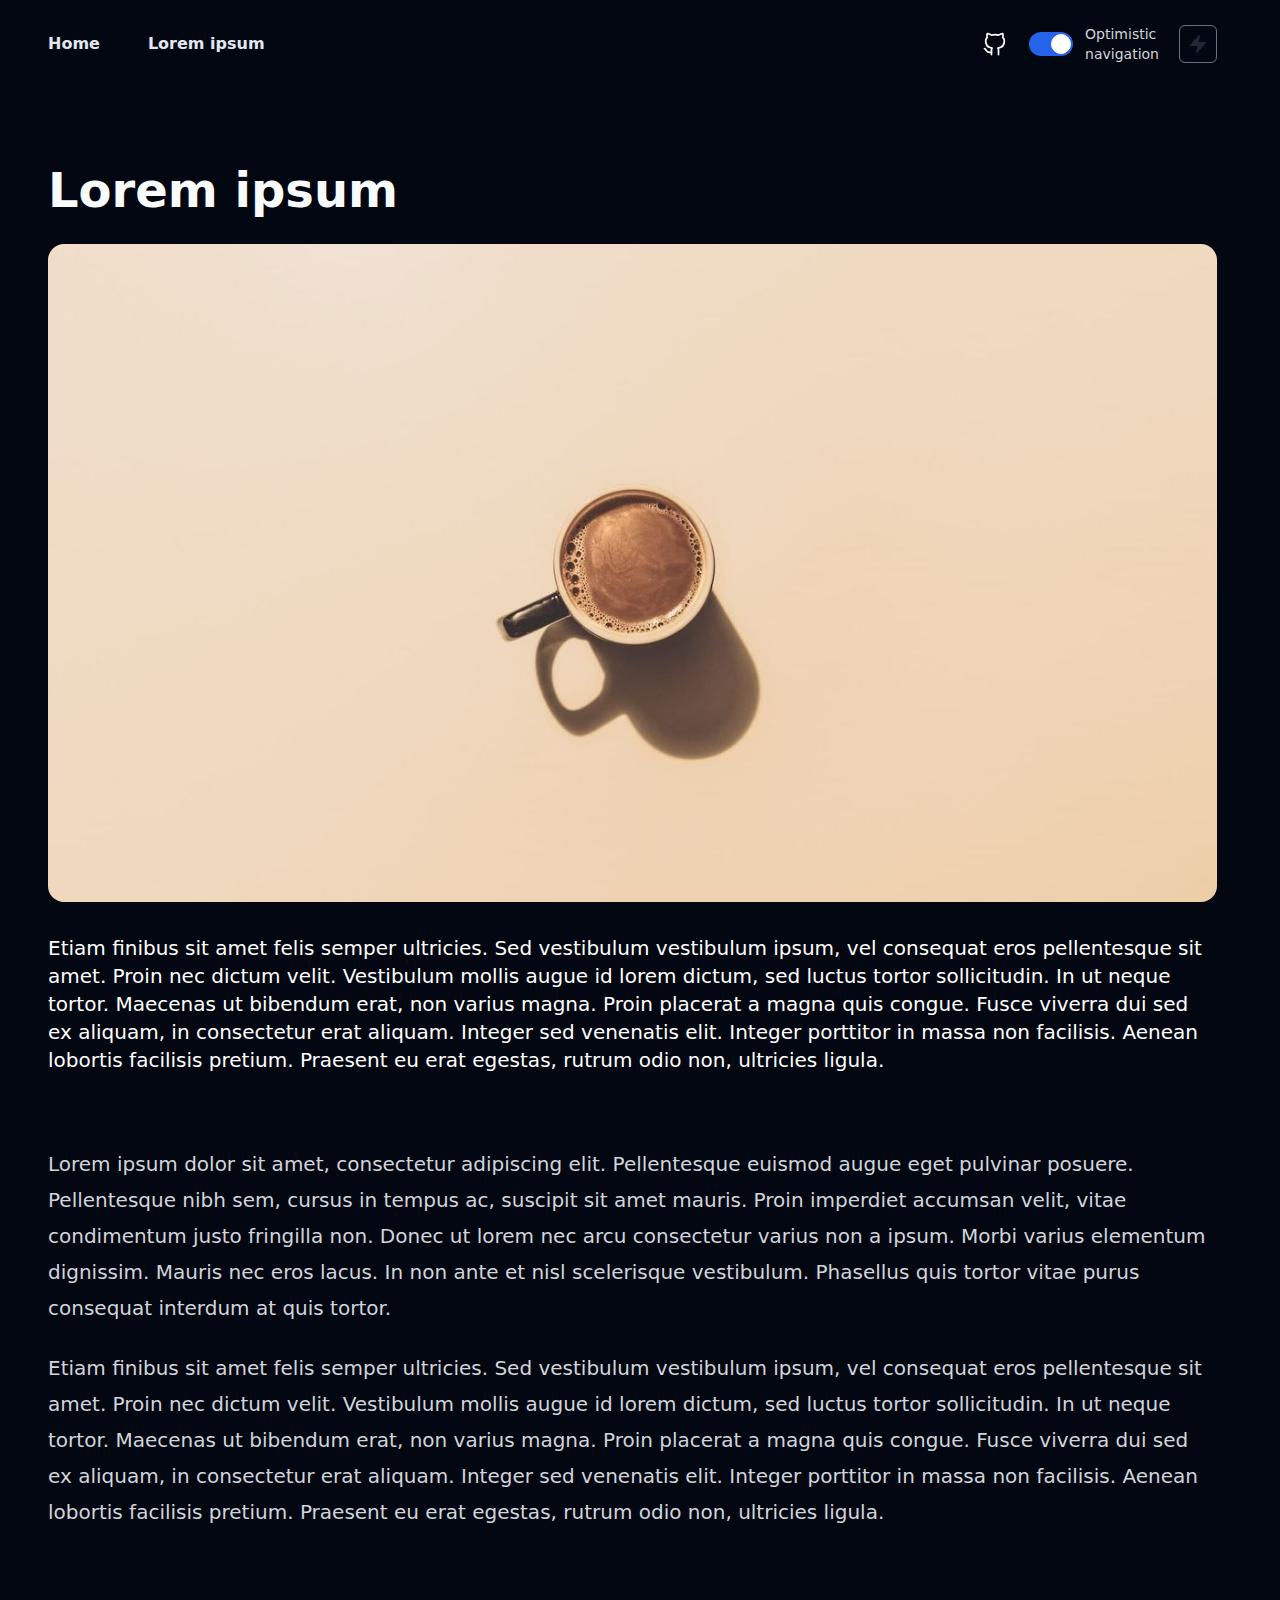
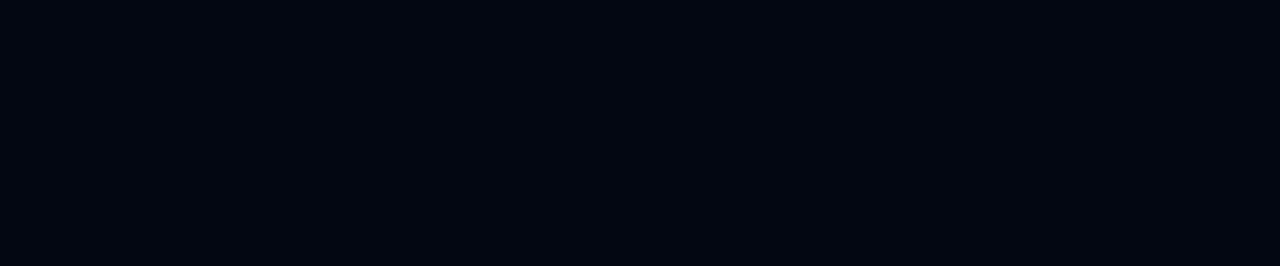
<file: blog/lorem-ipsum3/index.html>
<!DOCTYPE html><html lang="en"><head><meta charSet="utf-8"/><meta name="viewport" content="width=device-width"/><title>Lorem ipsum</title><meta name="description" content=""/><meta name="og:title" content="Lorem ipsum"/><meta name="og:description" content=""/><link rel="preload" as="image" imageSrcSet="/assets/526_jakub_dziubak_Xt_Ud5_Si_X464_unsplash.jpg 526w, /assets/680_jakub_dziubak_Xt_Ud5_Si_X464_unsplash.jpg 680w, /assets/832_jakub_dziubak_Xt_Ud5_Si_X464_unsplash.jpg 832w, /assets/1080_jakub_dziubak_Xt_Ud5_Si_X464_unsplash.jpg 1080w, /assets/1280_jakub_dziubak_Xt_Ud5_Si_X464_unsplash.jpg 1280w" imageSizes="100vw" fetchpriority="high"/><meta name="next-head-count" content="7"/><link rel="preload" href="/_next/static/css/ed693868a3f4eb1c.css" as="style"/><link rel="stylesheet" href="/_next/static/css/ed693868a3f4eb1c.css" data-n-g=""/><noscript data-n-css=""></noscript><script defer="" nomodule="" src="/_next/static/chunks/polyfills-78c92fac7aa8fdd8.js"></script><script defer="" src="/_next/static/chunks/438.fc5ba334efc783d3.js"></script><script src="/_next/static/chunks/webpack-73a0d28755695f50.js" defer=""></script><script src="/_next/static/chunks/framework-956e7dadf416a527.js" defer=""></script><script src="/_next/static/chunks/main-99518684e81d943b.js" defer=""></script><script src="/_next/static/chunks/pages/_app-203f5aecf06d41a5.js" defer=""></script><script src="/_next/static/chunks/139-98d83c4cd8aaf1a2.js" defer=""></script><script src="/_next/static/chunks/74-6cee46d9de566cbf.js" defer=""></script><script src="/_next/static/chunks/pages/blog/%5Bslug%5D-c07eef4966d4c54a.js" defer=""></script><script src="/_next/static/eM-BaXcOgDOhzOxEeG27h/_buildManifest.js" defer=""></script><script src="/_next/static/eM-BaXcOgDOhzOxEeG27h/_ssgManifest.js" defer=""></script></head><body class="relative min-h-screen overflow-x-hidden bg-background font-sans antialiased transition-[background]"><div id="__next"><script>!function(){try{var d=document.documentElement,c=d.classList;c.remove('light','dark');var e=localStorage.getItem('theme');if('system'===e||(!e&&false)){var t='(prefers-color-scheme: dark)',m=window.matchMedia(t);if(m.media!==t||m.matches){d.style.colorScheme = 'dark';c.add('dark')}else{d.style.colorScheme = 'light';c.add('light')}}else if(e){c.add(e|| '')}else{c.add('dark')}if(e==='light'||e==='dark'||!e)d.style.colorScheme=e||'dark'}catch(e){}}()</script><header><div class="relative px-6 sm:px-10 lg:px-12 w-full"><div class="mx-auto max-w-2xl lg:max-w-7xl"><div class="flex justify-between items-center flex-1 pt-6 gap-6"><div class="flex items-center gap-6 lg:gap-12"><a aria-label="Home" href="/"><span class="font-bold">Home</span></a><a aria-label="Lorem-ipsum" href="/blog/lorem-ipsum/#testHash?test=query&amp;query=test"><span class="font-bold">Lorem ipsum</span></a></div><div class="flex flex-row gap-5 items-center"><a href="https://github.com/akhmadshin" target="_blank" rel="noreferrer"><svg height="1rem" class="h-7 w-7 text-white" xmlns="http://www.w3.org/2000/svg" fill="none" stroke="currentColor" stroke-linecap="round" stroke-linejoin="round" stroke-width="1.5" viewBox="0 0 24 24"><path stroke="none" d="M0 0h24v24H0z"></path><path d="M9 19c-4.3 1.4-4.3-2.5-6-3m12 5v-3.5c0-1 .1-1.4-.5-2 2.8-.3 5.5-1.4 5.5-6a4.6 4.6 0 0 0-1.3-3.2 4.2 4.2 0 0 0-.1-3.2s-1.1-.3-3.5 1.3a12.3 12.3 0 0 0-6.2 0C6.5 2.8 5.4 3.1 5.4 3.1a4.2 4.2 0 0 0-.1 3.2A4.6 4.6 0 0 0 4 9.5c0 4.6 2.7 5.7 5.5 6-.6.6-.6 1.2-.5 2V21"></path></svg></a><label class="inline-flex items-center cursor-pointer"><input type="checkbox" class="sr-only peer" checked="" value=""/><div class="relative w-11 h-6 bg-gray-200 rounded-full peer peer-focus:ring-4 peer-focus:ring-blue-300 dark:peer-focus:ring-blue-800 dark:bg-gray-700 peer-checked:after:translate-x-full rtl:peer-checked:after:-translate-x-full peer-checked:after:border-white after:content-[&#x27;&#x27;] after:absolute after:top-0.5 after:start-[2px] after:bg-white after:border-gray-300 after:border after:rounded-full after:h-5 after:w-5 after:transition-all dark:border-gray-600 peer-checked:bg-blue-600"></div><span class="ms-3 text-sm font-medium text-gray-900 dark:text-gray-300">Optimistic <br/>navigation</span></label></div></div></div></div></header><main class="pb-28 pt-24"><div class="relative px-6 sm:px-10 lg:px-12 w-full"><div class="mx-auto max-w-2xl lg:max-w-7xl"><article class="flex flex-col space-y-8 dark:text-gray-50"><div class="flex flex-col space-y-6"><h1 class="leading-tight text-5xl font-bold ">Lorem ipsum</h1><div class="banner-img"><img draggable="false" alt="" title="" fetchpriority="high" width="1920" height="1282" decoding="async" data-nimg="1" class="bg-no-repeat bg-gray-500 lg:aspect-[16/9] object-cover aspect-[4/3] rounded-2xl bg-gray-100" style="color:transparent" sizes="100vw" srcSet="/assets/526_jakub_dziubak_Xt_Ud5_Si_X464_unsplash.jpg 526w, /assets/680_jakub_dziubak_Xt_Ud5_Si_X464_unsplash.jpg 680w, /assets/832_jakub_dziubak_Xt_Ud5_Si_X464_unsplash.jpg 832w, /assets/1080_jakub_dziubak_Xt_Ud5_Si_X464_unsplash.jpg 1080w, /assets/1280_jakub_dziubak_Xt_Ud5_Si_X464_unsplash.jpg 1280w" src="/assets/1280_jakub_dziubak_Xt_Ud5_Si_X464_unsplash.jpg"/></div></div><div class="text-white text-xl"><p>Etiam finibus sit amet felis semper ultricies. Sed vestibulum vestibulum ipsum, vel consequat eros pellentesque sit amet. Proin nec dictum velit. Vestibulum mollis augue id lorem dictum, sed luctus tortor sollicitudin. In ut neque tortor. Maecenas ut bibendum erat, non varius magna. Proin placerat a magna quis congue. Fusce viverra dui sed ex aliquam, in consectetur erat aliquam. Integer sed venenatis elit. Integer porttitor in massa non facilisis. Aenean lobortis facilisis pretium. Praesent eu erat egestas, rutrum odio non, ultricies ligula.</p></div><div class="dark:text-gray-100"><div class="mt-10"><div class="prose lg:prose-xl max-w-none dark:prose-invert"><p>Lorem ipsum dolor sit amet, consectetur adipiscing elit. Pellentesque euismod augue eget pulvinar posuere. Pellentesque nibh sem, cursus in tempus ac, suscipit sit amet mauris. Proin imperdiet accumsan velit, vitae condimentum justo fringilla non. Donec ut lorem nec arcu consectetur varius non a ipsum. Morbi varius elementum dignissim. Mauris nec eros lacus. In non ante et nisl scelerisque vestibulum. Phasellus quis tortor vitae purus consequat interdum at quis tortor.</p><p>Etiam finibus sit amet felis semper ultricies. Sed vestibulum vestibulum ipsum, vel consequat eros pellentesque sit amet. Proin nec dictum velit. Vestibulum mollis augue id lorem dictum, sed luctus tortor sollicitudin. In ut neque tortor. Maecenas ut bibendum erat, non varius magna. Proin placerat a magna quis congue. Fusce viverra dui sed ex aliquam, in consectetur erat aliquam. Integer sed venenatis elit. Integer porttitor in massa non facilisis. Aenean lobortis facilisis pretium. Praesent eu erat egestas, rutrum odio non, ultricies ligula.</p><br/><br/></div></div></div></article></div></div></main><div class="mt-16 sm:mt-32"></div></div><script id="__NEXT_DATA__" type="application/json">{"props":{"pageProps":{"dehydratedState":{"mutations":[],"queries":[{"state":{"data":{"id":5,"attributes":{"title":"Lorem ipsum","description":[{"type":"paragraph","children":[{"type":"text","text":"Etiam finibus sit amet felis semper ultricies. Sed vestibulum vestibulum ipsum, vel consequat eros pellentesque sit amet. Proin nec dictum velit. Vestibulum mollis augue id lorem dictum, sed luctus tortor sollicitudin. In ut neque tortor. Maecenas ut bibendum erat, non varius magna. Proin placerat a magna quis congue. Fusce viverra dui sed ex aliquam, in consectetur erat aliquam. Integer sed venenatis elit. Integer porttitor in massa non facilisis. Aenean lobortis facilisis pretium. Praesent eu erat egestas, rutrum odio non, ultricies ligula."}]}],"slug":"lorem-ipsum3","content":[{"type":"paragraph","children":[{"type":"text","text":"Lorem ipsum dolor sit amet, consectetur adipiscing elit. Pellentesque euismod augue eget pulvinar posuere. Pellentesque nibh sem, cursus in tempus ac, suscipit sit amet mauris. Proin imperdiet accumsan velit, vitae condimentum justo fringilla non. Donec ut lorem nec arcu consectetur varius non a ipsum. Morbi varius elementum dignissim. Mauris nec eros lacus. In non ante et nisl scelerisque vestibulum. Phasellus quis tortor vitae purus consequat interdum at quis tortor."}]},{"type":"paragraph","children":[{"type":"text","text":"Etiam finibus sit amet felis semper ultricies. Sed vestibulum vestibulum ipsum, vel consequat eros pellentesque sit amet. Proin nec dictum velit. Vestibulum mollis augue id lorem dictum, sed luctus tortor sollicitudin. In ut neque tortor. Maecenas ut bibendum erat, non varius magna. Proin placerat a magna quis congue. Fusce viverra dui sed ex aliquam, in consectetur erat aliquam. Integer sed venenatis elit. Integer porttitor in massa non facilisis. Aenean lobortis facilisis pretium. Praesent eu erat egestas, rutrum odio non, ultricies ligula."}]},{"type":"paragraph","children":[{"type":"text","text":""}]},{"type":"paragraph","children":[{"type":"text","text":""}]}],"thumbnail":{"data":{"id":21,"attributes":{"thumbhash":"dDkGDYL7Fsl9hnmNgky4dnKAJwVX","name":"jakub_dziubak_Xt_Ud5_Si_X464_unsplash.jpg","alternativeText":null,"height":1282,"width":1920}}}}},"dataUpdateCount":1,"dataUpdatedAt":1717784120635,"error":null,"errorUpdateCount":0,"errorUpdatedAt":0,"fetchFailureCount":0,"fetchFailureReason":null,"fetchMeta":null,"isInvalidated":false,"status":"success","fetchStatus":"idle"},"queryKey":["/blog/lorem-ipsum3/"],"queryHash":"[\"/blog/lorem-ipsum3/\"]"}]}},"__N_SSG":true},"page":"/blog/[slug]","query":{"slug":"lorem-ipsum3"},"buildId":"eM-BaXcOgDOhzOxEeG27h","isFallback":false,"dynamicIds":[9438],"gsp":true,"scriptLoader":[]}</script></body></html>
</file>
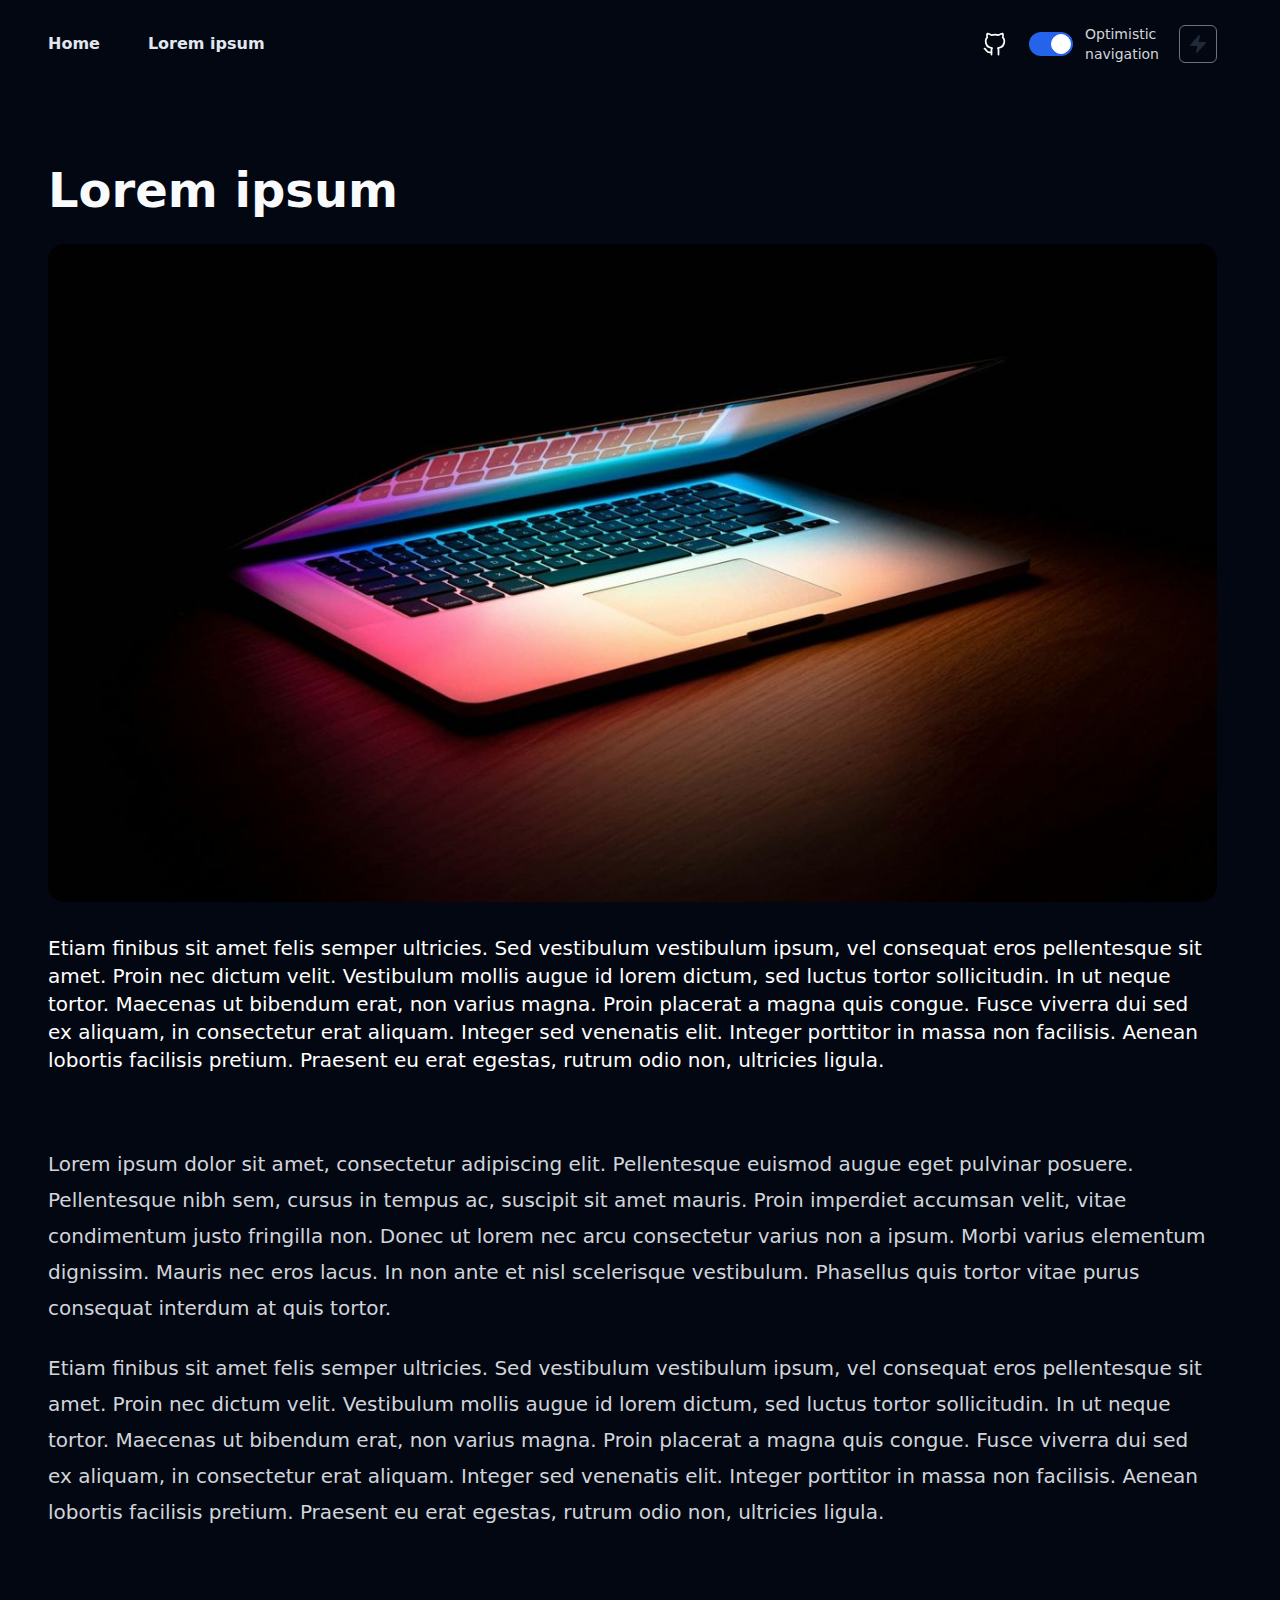
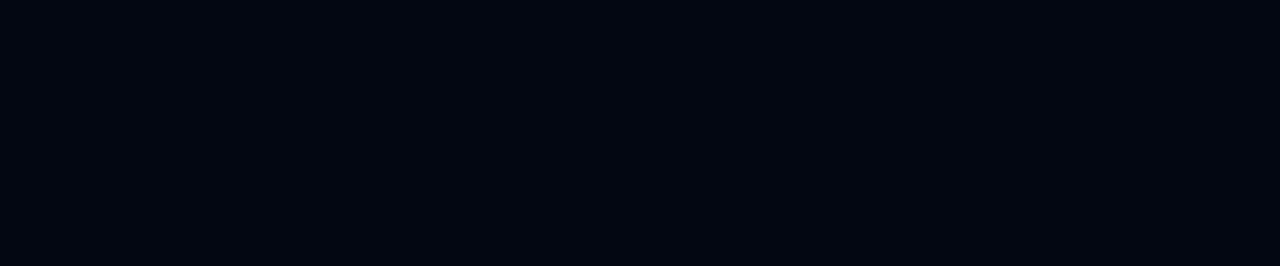
<file: blog/lorem-ipsum4/index.html>
<!DOCTYPE html><html lang="en"><head><meta charSet="utf-8"/><meta name="viewport" content="width=device-width"/><title>Lorem ipsum</title><meta name="description" content=""/><meta name="og:title" content="Lorem ipsum"/><meta name="og:description" content=""/><link rel="preload" as="image" imageSrcSet="/assets/526_joshua_reddekopp_Sy_Ym_XS_Dn_J54_unsplash.jpg 526w, /assets/680_joshua_reddekopp_Sy_Ym_XS_Dn_J54_unsplash.jpg 680w, /assets/832_joshua_reddekopp_Sy_Ym_XS_Dn_J54_unsplash.jpg 832w, /assets/1080_joshua_reddekopp_Sy_Ym_XS_Dn_J54_unsplash.jpg 1080w, /assets/1280_joshua_reddekopp_Sy_Ym_XS_Dn_J54_unsplash.jpg 1280w" imageSizes="100vw" fetchpriority="high"/><meta name="next-head-count" content="7"/><link rel="preload" href="/_next/static/css/ed693868a3f4eb1c.css" as="style"/><link rel="stylesheet" href="/_next/static/css/ed693868a3f4eb1c.css" data-n-g=""/><noscript data-n-css=""></noscript><script defer="" nomodule="" src="/_next/static/chunks/polyfills-78c92fac7aa8fdd8.js"></script><script defer="" src="/_next/static/chunks/438.fc5ba334efc783d3.js"></script><script src="/_next/static/chunks/webpack-73a0d28755695f50.js" defer=""></script><script src="/_next/static/chunks/framework-956e7dadf416a527.js" defer=""></script><script src="/_next/static/chunks/main-99518684e81d943b.js" defer=""></script><script src="/_next/static/chunks/pages/_app-203f5aecf06d41a5.js" defer=""></script><script src="/_next/static/chunks/139-98d83c4cd8aaf1a2.js" defer=""></script><script src="/_next/static/chunks/74-6cee46d9de566cbf.js" defer=""></script><script src="/_next/static/chunks/pages/blog/%5Bslug%5D-c07eef4966d4c54a.js" defer=""></script><script src="/_next/static/eM-BaXcOgDOhzOxEeG27h/_buildManifest.js" defer=""></script><script src="/_next/static/eM-BaXcOgDOhzOxEeG27h/_ssgManifest.js" defer=""></script></head><body class="relative min-h-screen overflow-x-hidden bg-background font-sans antialiased transition-[background]"><div id="__next"><script>!function(){try{var d=document.documentElement,c=d.classList;c.remove('light','dark');var e=localStorage.getItem('theme');if('system'===e||(!e&&false)){var t='(prefers-color-scheme: dark)',m=window.matchMedia(t);if(m.media!==t||m.matches){d.style.colorScheme = 'dark';c.add('dark')}else{d.style.colorScheme = 'light';c.add('light')}}else if(e){c.add(e|| '')}else{c.add('dark')}if(e==='light'||e==='dark'||!e)d.style.colorScheme=e||'dark'}catch(e){}}()</script><header><div class="relative px-6 sm:px-10 lg:px-12 w-full"><div class="mx-auto max-w-2xl lg:max-w-7xl"><div class="flex justify-between items-center flex-1 pt-6 gap-6"><div class="flex items-center gap-6 lg:gap-12"><a aria-label="Home" href="/"><span class="font-bold">Home</span></a><a aria-label="Lorem-ipsum" href="/blog/lorem-ipsum/#testHash?test=query&amp;query=test"><span class="font-bold">Lorem ipsum</span></a></div><div class="flex flex-row gap-5 items-center"><a href="https://github.com/akhmadshin" target="_blank" rel="noreferrer"><svg height="1rem" class="h-7 w-7 text-white" xmlns="http://www.w3.org/2000/svg" fill="none" stroke="currentColor" stroke-linecap="round" stroke-linejoin="round" stroke-width="1.5" viewBox="0 0 24 24"><path stroke="none" d="M0 0h24v24H0z"></path><path d="M9 19c-4.3 1.4-4.3-2.5-6-3m12 5v-3.5c0-1 .1-1.4-.5-2 2.8-.3 5.5-1.4 5.5-6a4.6 4.6 0 0 0-1.3-3.2 4.2 4.2 0 0 0-.1-3.2s-1.1-.3-3.5 1.3a12.3 12.3 0 0 0-6.2 0C6.5 2.8 5.4 3.1 5.4 3.1a4.2 4.2 0 0 0-.1 3.2A4.6 4.6 0 0 0 4 9.5c0 4.6 2.7 5.7 5.5 6-.6.6-.6 1.2-.5 2V21"></path></svg></a><label class="inline-flex items-center cursor-pointer"><input type="checkbox" class="sr-only peer" checked="" value=""/><div class="relative w-11 h-6 bg-gray-200 rounded-full peer peer-focus:ring-4 peer-focus:ring-blue-300 dark:peer-focus:ring-blue-800 dark:bg-gray-700 peer-checked:after:translate-x-full rtl:peer-checked:after:-translate-x-full peer-checked:after:border-white after:content-[&#x27;&#x27;] after:absolute after:top-0.5 after:start-[2px] after:bg-white after:border-gray-300 after:border after:rounded-full after:h-5 after:w-5 after:transition-all dark:border-gray-600 peer-checked:bg-blue-600"></div><span class="ms-3 text-sm font-medium text-gray-900 dark:text-gray-300">Optimistic <br/>navigation</span></label></div></div></div></div></header><main class="pb-28 pt-24"><div class="relative px-6 sm:px-10 lg:px-12 w-full"><div class="mx-auto max-w-2xl lg:max-w-7xl"><article class="flex flex-col space-y-8 dark:text-gray-50"><div class="flex flex-col space-y-6"><h1 class="leading-tight text-5xl font-bold ">Lorem ipsum</h1><div class="banner-img"><img draggable="false" alt="" title="" fetchpriority="high" width="1920" height="1280" decoding="async" data-nimg="1" class="bg-no-repeat bg-gray-500 lg:aspect-[16/9] object-cover aspect-[4/3] rounded-2xl bg-gray-100" style="color:transparent" sizes="100vw" srcSet="/assets/526_joshua_reddekopp_Sy_Ym_XS_Dn_J54_unsplash.jpg 526w, /assets/680_joshua_reddekopp_Sy_Ym_XS_Dn_J54_unsplash.jpg 680w, /assets/832_joshua_reddekopp_Sy_Ym_XS_Dn_J54_unsplash.jpg 832w, /assets/1080_joshua_reddekopp_Sy_Ym_XS_Dn_J54_unsplash.jpg 1080w, /assets/1280_joshua_reddekopp_Sy_Ym_XS_Dn_J54_unsplash.jpg 1280w" src="/assets/1280_joshua_reddekopp_Sy_Ym_XS_Dn_J54_unsplash.jpg"/></div></div><div class="text-white text-xl"><p>Etiam finibus sit amet felis semper ultricies. Sed vestibulum vestibulum ipsum, vel consequat eros pellentesque sit amet. Proin nec dictum velit. Vestibulum mollis augue id lorem dictum, sed luctus tortor sollicitudin. In ut neque tortor. Maecenas ut bibendum erat, non varius magna. Proin placerat a magna quis congue. Fusce viverra dui sed ex aliquam, in consectetur erat aliquam. Integer sed venenatis elit. Integer porttitor in massa non facilisis. Aenean lobortis facilisis pretium. Praesent eu erat egestas, rutrum odio non, ultricies ligula.</p></div><div class="dark:text-gray-100"><div class="mt-10"><div class="prose lg:prose-xl max-w-none dark:prose-invert"><p>Lorem ipsum dolor sit amet, consectetur adipiscing elit. Pellentesque euismod augue eget pulvinar posuere. Pellentesque nibh sem, cursus in tempus ac, suscipit sit amet mauris. Proin imperdiet accumsan velit, vitae condimentum justo fringilla non. Donec ut lorem nec arcu consectetur varius non a ipsum. Morbi varius elementum dignissim. Mauris nec eros lacus. In non ante et nisl scelerisque vestibulum. Phasellus quis tortor vitae purus consequat interdum at quis tortor.</p><p>Etiam finibus sit amet felis semper ultricies. Sed vestibulum vestibulum ipsum, vel consequat eros pellentesque sit amet. Proin nec dictum velit. Vestibulum mollis augue id lorem dictum, sed luctus tortor sollicitudin. In ut neque tortor. Maecenas ut bibendum erat, non varius magna. Proin placerat a magna quis congue. Fusce viverra dui sed ex aliquam, in consectetur erat aliquam. Integer sed venenatis elit. Integer porttitor in massa non facilisis. Aenean lobortis facilisis pretium. Praesent eu erat egestas, rutrum odio non, ultricies ligula.</p><br/><br/></div></div></div></article></div></div></main><div class="mt-16 sm:mt-32"></div></div><script id="__NEXT_DATA__" type="application/json">{"props":{"pageProps":{"dehydratedState":{"mutations":[],"queries":[{"state":{"data":{"id":6,"attributes":{"title":"Lorem ipsum","description":[{"type":"paragraph","children":[{"type":"text","text":"Etiam finibus sit amet felis semper ultricies. Sed vestibulum vestibulum ipsum, vel consequat eros pellentesque sit amet. Proin nec dictum velit. Vestibulum mollis augue id lorem dictum, sed luctus tortor sollicitudin. In ut neque tortor. Maecenas ut bibendum erat, non varius magna. Proin placerat a magna quis congue. Fusce viverra dui sed ex aliquam, in consectetur erat aliquam. Integer sed venenatis elit. Integer porttitor in massa non facilisis. Aenean lobortis facilisis pretium. Praesent eu erat egestas, rutrum odio non, ultricies ligula."}]}],"slug":"lorem-ipsum4","content":[{"type":"paragraph","children":[{"type":"text","text":"Lorem ipsum dolor sit amet, consectetur adipiscing elit. Pellentesque euismod augue eget pulvinar posuere. Pellentesque nibh sem, cursus in tempus ac, suscipit sit amet mauris. Proin imperdiet accumsan velit, vitae condimentum justo fringilla non. Donec ut lorem nec arcu consectetur varius non a ipsum. Morbi varius elementum dignissim. Mauris nec eros lacus. In non ante et nisl scelerisque vestibulum. Phasellus quis tortor vitae purus consequat interdum at quis tortor."}]},{"type":"paragraph","children":[{"type":"text","text":"Etiam finibus sit amet felis semper ultricies. Sed vestibulum vestibulum ipsum, vel consequat eros pellentesque sit amet. Proin nec dictum velit. Vestibulum mollis augue id lorem dictum, sed luctus tortor sollicitudin. In ut neque tortor. Maecenas ut bibendum erat, non varius magna. Proin placerat a magna quis congue. Fusce viverra dui sed ex aliquam, in consectetur erat aliquam. Integer sed venenatis elit. Integer porttitor in massa non facilisis. Aenean lobortis facilisis pretium. Praesent eu erat egestas, rutrum odio non, ultricies ligula."}]},{"type":"paragraph","children":[{"type":"text","text":""}]},{"type":"paragraph","children":[{"type":"text","text":""}]}],"thumbnail":{"data":{"id":20,"attributes":{"thumbhash":"BhgKDYQXiId2iHeAfJd4elSAhwVH","name":"joshua_reddekopp_Sy_Ym_XS_Dn_J54_unsplash.jpg","alternativeText":null,"height":1280,"width":1920}}}}},"dataUpdateCount":1,"dataUpdatedAt":1717784120651,"error":null,"errorUpdateCount":0,"errorUpdatedAt":0,"fetchFailureCount":0,"fetchFailureReason":null,"fetchMeta":null,"isInvalidated":false,"status":"success","fetchStatus":"idle"},"queryKey":["/blog/lorem-ipsum4/"],"queryHash":"[\"/blog/lorem-ipsum4/\"]"}]}},"__N_SSG":true},"page":"/blog/[slug]","query":{"slug":"lorem-ipsum4"},"buildId":"eM-BaXcOgDOhzOxEeG27h","isFallback":false,"dynamicIds":[9438],"gsp":true,"scriptLoader":[]}</script></body></html>
</file>
<file: _next/static/css/ed693868a3f4eb1c.css>
/*
! tailwindcss v3.4.1 | MIT License | https://tailwindcss.com
*/*,:after,:before{box-sizing:border-box;border:0 solid #e5e7eb}:after,:before{--tw-content:""}:host,html{line-height:1.5;-webkit-text-size-adjust:100%;-moz-tab-size:4;-o-tab-size:4;tab-size:4;font-family:ui-sans-serif,system-ui,sans-serif,Apple Color Emoji,Segoe UI Emoji,Segoe UI Symbol,Noto Color Emoji;font-feature-settings:normal;font-variation-settings:normal;-webkit-tap-highlight-color:transparent}body{margin:0;line-height:inherit}hr{height:0;color:inherit;border-top-width:1px}abbr:where([title]){-webkit-text-decoration:underline dotted;text-decoration:underline dotted}h1,h2,h3,h4,h5,h6{font-size:inherit;font-weight:inherit}a{color:inherit;text-decoration:inherit}b,strong{font-weight:bolder}code,kbd,pre,samp{font-family:ui-monospace,SFMono-Regular,Menlo,Monaco,Consolas,Liberation Mono,Courier New,monospace;font-feature-settings:normal;font-variation-settings:normal;font-size:1em}small{font-size:80%}sub,sup{font-size:75%;line-height:0;position:relative;vertical-align:baseline}sub{bottom:-.25em}sup{top:-.5em}table{text-indent:0;border-color:inherit;border-collapse:collapse}button,input,optgroup,select,textarea{font-family:inherit;font-feature-settings:inherit;font-variation-settings:inherit;font-size:100%;font-weight:inherit;line-height:inherit;color:inherit;margin:0;padding:0}button,select{text-transform:none}[type=button],[type=reset],[type=submit],button{-webkit-appearance:button;background-color:transparent;background-image:none}:-moz-focusring{outline:auto}:-moz-ui-invalid{box-shadow:none}progress{vertical-align:baseline}::-webkit-inner-spin-button,::-webkit-outer-spin-button{height:auto}[type=search]{-webkit-appearance:textfield;outline-offset:-2px}::-webkit-search-decoration{-webkit-appearance:none}::-webkit-file-upload-button{-webkit-appearance:button;font:inherit}summary{display:list-item}blockquote,dd,dl,figure,h1,h2,h3,h4,h5,h6,hr,p,pre{margin:0}fieldset{margin:0}fieldset,legend{padding:0}menu,ol,ul{list-style:none;margin:0;padding:0}dialog{padding:0}textarea{resize:vertical}input::-moz-placeholder,textarea::-moz-placeholder{opacity:1;color:#9ca3af}input::placeholder,textarea::placeholder{opacity:1;color:#9ca3af}[role=button],button{cursor:pointer}:disabled{cursor:default}audio,canvas,embed,iframe,img,object,svg,video{display:block;vertical-align:middle}img,video{max-width:100%;height:auto}[hidden]{display:none}:root{--background:0 0% 100%;--foreground:222.2 47.4% 11.2%;--accent:210 40% 96.1%;--accent-foreground:222.2 47.4% 11.2%;--primary:222.2 47.4% 11.2%;--primary-foreground:210 40% 98%;--secondary:210 40% 96.1%;--secondary-foreground:222.2 47.4% 11.2%}.dark{--background:224 71% 4%;--foreground:213 31% 91%;--accent:220 25% 12%;--accent-foreground:210 40% 98%;--primary:210 40% 98%;--primary-foreground:222.2 47.4% 1.2%;--secondary:222.2 47.4% 11.2%;--secondary-foreground:210 40% 98%}body{background-color:hsl(var(--background));color:hsl(var(--foreground))}*,:after,:before{--tw-border-spacing-x:0;--tw-border-spacing-y:0;--tw-translate-x:0;--tw-translate-y:0;--tw-rotate:0;--tw-skew-x:0;--tw-skew-y:0;--tw-scale-x:1;--tw-scale-y:1;--tw-pan-x: ;--tw-pan-y: ;--tw-pinch-zoom: ;--tw-scroll-snap-strictness:proximity;--tw-gradient-from-position: ;--tw-gradient-via-position: ;--tw-gradient-to-position: ;--tw-ordinal: ;--tw-slashed-zero: ;--tw-numeric-figure: ;--tw-numeric-spacing: ;--tw-numeric-fraction: ;--tw-ring-inset: ;--tw-ring-offset-width:0px;--tw-ring-offset-color:#fff;--tw-ring-color:rgba(59,130,246,.5);--tw-ring-offset-shadow:0 0 #0000;--tw-ring-shadow:0 0 #0000;--tw-shadow:0 0 #0000;--tw-shadow-colored:0 0 #0000;--tw-blur: ;--tw-brightness: ;--tw-contrast: ;--tw-grayscale: ;--tw-hue-rotate: ;--tw-invert: ;--tw-saturate: ;--tw-sepia: ;--tw-drop-shadow: ;--tw-backdrop-blur: ;--tw-backdrop-brightness: ;--tw-backdrop-contrast: ;--tw-backdrop-grayscale: ;--tw-backdrop-hue-rotate: ;--tw-backdrop-invert: ;--tw-backdrop-opacity: ;--tw-backdrop-saturate: ;--tw-backdrop-sepia: }::backdrop{--tw-border-spacing-x:0;--tw-border-spacing-y:0;--tw-translate-x:0;--tw-translate-y:0;--tw-rotate:0;--tw-skew-x:0;--tw-skew-y:0;--tw-scale-x:1;--tw-scale-y:1;--tw-pan-x: ;--tw-pan-y: ;--tw-pinch-zoom: ;--tw-scroll-snap-strictness:proximity;--tw-gradient-from-position: ;--tw-gradient-via-position: ;--tw-gradient-to-position: ;--tw-ordinal: ;--tw-slashed-zero: ;--tw-numeric-figure: ;--tw-numeric-spacing: ;--tw-numeric-fraction: ;--tw-ring-inset: ;--tw-ring-offset-width:0px;--tw-ring-offset-color:#fff;--tw-ring-color:rgba(59,130,246,.5);--tw-ring-offset-shadow:0 0 #0000;--tw-ring-shadow:0 0 #0000;--tw-shadow:0 0 #0000;--tw-shadow-colored:0 0 #0000;--tw-blur: ;--tw-brightness: ;--tw-contrast: ;--tw-grayscale: ;--tw-hue-rotate: ;--tw-invert: ;--tw-saturate: ;--tw-sepia: ;--tw-drop-shadow: ;--tw-backdrop-blur: ;--tw-backdrop-brightness: ;--tw-backdrop-contrast: ;--tw-backdrop-grayscale: ;--tw-backdrop-hue-rotate: ;--tw-backdrop-invert: ;--tw-backdrop-opacity: ;--tw-backdrop-saturate: ;--tw-backdrop-sepia: }.prose{color:var(--tw-prose-body);max-width:65ch}.prose :where(p):not(:where([class~=not-prose],[class~=not-prose] *)){margin-top:1.25em;margin-bottom:1.25em}.prose :where([class~=lead]):not(:where([class~=not-prose],[class~=not-prose] *)){color:var(--tw-prose-lead);font-size:1.25em;line-height:1.6;margin-top:1.2em;margin-bottom:1.2em}.prose :where(a):not(:where([class~=not-prose],[class~=not-prose] *)){color:var(--tw-prose-links);text-decoration:underline;font-weight:500}.prose :where(strong):not(:where([class~=not-prose],[class~=not-prose] *)){color:var(--tw-prose-bold);font-weight:600}.prose :where(a strong):not(:where([class~=not-prose],[class~=not-prose] *)){color:inherit}.prose :where(blockquote strong):not(:where([class~=not-prose],[class~=not-prose] *)){color:inherit}.prose :where(thead th strong):not(:where([class~=not-prose],[class~=not-prose] *)){color:inherit}.prose :where(ol):not(:where([class~=not-prose],[class~=not-prose] *)){list-style-type:decimal;margin-top:1.25em;margin-bottom:1.25em;padding-left:1.625em}.prose :where(ol[type=A]):not(:where([class~=not-prose],[class~=not-prose] *)){list-style-type:upper-alpha}.prose :where(ol[type=a]):not(:where([class~=not-prose],[class~=not-prose] *)){list-style-type:lower-alpha}.prose :where(ol[type=A s]):not(:where([class~=not-prose],[class~=not-prose] *)){list-style-type:upper-alpha}.prose :where(ol[type=a s]):not(:where([class~=not-prose],[class~=not-prose] *)){list-style-type:lower-alpha}.prose :where(ol[type=I]):not(:where([class~=not-prose],[class~=not-prose] *)){list-style-type:upper-roman}.prose :where(ol[type=i]):not(:where([class~=not-prose],[class~=not-prose] *)){list-style-type:lower-roman}.prose :where(ol[type=I s]):not(:where([class~=not-prose],[class~=not-prose] *)){list-style-type:upper-roman}.prose :where(ol[type=i s]):not(:where([class~=not-prose],[class~=not-prose] *)){list-style-type:lower-roman}.prose :where(ol[type="1"]):not(:where([class~=not-prose],[class~=not-prose] *)){list-style-type:decimal}.prose :where(ul):not(:where([class~=not-prose],[class~=not-prose] *)){list-style-type:disc;margin-top:1.25em;margin-bottom:1.25em;padding-left:1.625em}.prose :where(ol>li):not(:where([class~=not-prose],[class~=not-prose] *))::marker{font-weight:400;color:var(--tw-prose-counters)}.prose :where(ul>li):not(:where([class~=not-prose],[class~=not-prose] *))::marker{color:var(--tw-prose-bullets)}.prose :where(dt):not(:where([class~=not-prose],[class~=not-prose] *)){color:var(--tw-prose-headings);font-weight:600;margin-top:1.25em}.prose :where(hr):not(:where([class~=not-prose],[class~=not-prose] *)){border-color:var(--tw-prose-hr);border-top-width:1px;margin-top:3em;margin-bottom:3em}.prose :where(blockquote):not(:where([class~=not-prose],[class~=not-prose] *)){font-weight:500;font-style:italic;color:var(--tw-prose-quotes);border-left-width:.25rem;border-left-color:var(--tw-prose-quote-borders);quotes:"\201C""\201D""\2018""\2019";margin-top:1.6em;margin-bottom:1.6em;padding-left:1em}.prose :where(blockquote p:first-of-type):not(:where([class~=not-prose],[class~=not-prose] *)):before{content:open-quote}.prose :where(blockquote p:last-of-type):not(:where([class~=not-prose],[class~=not-prose] *)):after{content:close-quote}.prose :where(h1):not(:where([class~=not-prose],[class~=not-prose] *)){color:var(--tw-prose-headings);font-weight:800;font-size:2.25em;margin-top:0;margin-bottom:.8888889em;line-height:1.1111111}.prose :where(h1 strong):not(:where([class~=not-prose],[class~=not-prose] *)){font-weight:900;color:inherit}.prose :where(h2):not(:where([class~=not-prose],[class~=not-prose] *)){color:var(--tw-prose-headings);font-weight:700;font-size:1.5em;margin-top:2em;margin-bottom:1em;line-height:1.3333333}.prose :where(h2 strong):not(:where([class~=not-prose],[class~=not-prose] *)){font-weight:800;color:inherit}.prose :where(h3):not(:where([class~=not-prose],[class~=not-prose] *)){color:var(--tw-prose-headings);font-weight:600;font-size:1.25em;margin-top:1.6em;margin-bottom:.6em;line-height:1.6}.prose :where(h3 strong):not(:where([class~=not-prose],[class~=not-prose] *)){font-weight:700;color:inherit}.prose :where(h4):not(:where([class~=not-prose],[class~=not-prose] *)){color:var(--tw-prose-headings);font-weight:600;margin-top:1.5em;margin-bottom:.5em;line-height:1.5}.prose :where(h4 strong):not(:where([class~=not-prose],[class~=not-prose] *)){font-weight:700;color:inherit}.prose :where(img):not(:where([class~=not-prose],[class~=not-prose] *)){margin-top:2em;margin-bottom:2em}.prose :where(picture):not(:where([class~=not-prose],[class~=not-prose] *)){display:block;margin-top:2em;margin-bottom:2em}.prose :where(kbd):not(:where([class~=not-prose],[class~=not-prose] *)){font-weight:500;font-family:inherit;color:var(--tw-prose-kbd);box-shadow:0 0 0 1px rgb(var(--tw-prose-kbd-shadows)/10%),0 3px 0 rgb(var(--tw-prose-kbd-shadows)/10%);font-size:.875em;border-radius:.3125rem;padding:.1875em .375em}.prose :where(code):not(:where([class~=not-prose],[class~=not-prose] *)){color:var(--tw-prose-code);font-weight:600;font-size:.875em}.prose :where(code):not(:where([class~=not-prose],[class~=not-prose] *)):before{content:"`"}.prose :where(code):not(:where([class~=not-prose],[class~=not-prose] *)):after{content:"`"}.prose :where(a code):not(:where([class~=not-prose],[class~=not-prose] *)){color:inherit}.prose :where(h1 code):not(:where([class~=not-prose],[class~=not-prose] *)){color:inherit}.prose :where(h2 code):not(:where([class~=not-prose],[class~=not-prose] *)){color:inherit;font-size:.875em}.prose :where(h3 code):not(:where([class~=not-prose],[class~=not-prose] *)){color:inherit;font-size:.9em}.prose :where(h4 code):not(:where([class~=not-prose],[class~=not-prose] *)){color:inherit}.prose :where(blockquote code):not(:where([class~=not-prose],[class~=not-prose] *)){color:inherit}.prose :where(thead th code):not(:where([class~=not-prose],[class~=not-prose] *)){color:inherit}.prose :where(pre):not(:where([class~=not-prose],[class~=not-prose] *)){color:var(--tw-prose-pre-code);background-color:var(--tw-prose-pre-bg);overflow-x:auto;font-weight:400;font-size:.875em;line-height:1.7142857;margin-top:1.7142857em;margin-bottom:1.7142857em;border-radius:.375rem;padding:.8571429em 1.1428571em}.prose :where(pre code):not(:where([class~=not-prose],[class~=not-prose] *)){background-color:transparent;border-width:0;border-radius:0;padding:0;font-weight:inherit;color:inherit;font-size:inherit;font-family:inherit;line-height:inherit}.prose :where(pre code):not(:where([class~=not-prose],[class~=not-prose] *)):before{content:none}.prose :where(pre code):not(:where([class~=not-prose],[class~=not-prose] *)):after{content:none}.prose :where(table):not(:where([class~=not-prose],[class~=not-prose] *)){width:100%;table-layout:auto;text-align:left;margin-top:2em;margin-bottom:2em;font-size:.875em;line-height:1.7142857}.prose :where(thead):not(:where([class~=not-prose],[class~=not-prose] *)){border-bottom-width:1px;border-bottom-color:var(--tw-prose-th-borders)}.prose :where(thead th):not(:where([class~=not-prose],[class~=not-prose] *)){color:var(--tw-prose-headings);font-weight:600;vertical-align:bottom;padding-right:.5714286em;padding-bottom:.5714286em;padding-left:.5714286em}.prose :where(tbody tr):not(:where([class~=not-prose],[class~=not-prose] *)){border-bottom-width:1px;border-bottom-color:var(--tw-prose-td-borders)}.prose :where(tbody tr:last-child):not(:where([class~=not-prose],[class~=not-prose] *)){border-bottom-width:0}.prose :where(tbody td):not(:where([class~=not-prose],[class~=not-prose] *)){vertical-align:baseline}.prose :where(tfoot):not(:where([class~=not-prose],[class~=not-prose] *)){border-top-width:1px;border-top-color:var(--tw-prose-th-borders)}.prose :where(tfoot td):not(:where([class~=not-prose],[class~=not-prose] *)){vertical-align:top}.prose :where(figure>*):not(:where([class~=not-prose],[class~=not-prose] *)){margin-top:0;margin-bottom:0}.prose :where(figcaption):not(:where([class~=not-prose],[class~=not-prose] *)){color:var(--tw-prose-captions);font-size:.875em;line-height:1.4285714;margin-top:.8571429em}.prose{--tw-prose-body:#374151;--tw-prose-headings:#111827;--tw-prose-lead:#4b5563;--tw-prose-links:#111827;--tw-prose-bold:#111827;--tw-prose-counters:#6b7280;--tw-prose-bullets:#d1d5db;--tw-prose-hr:#e5e7eb;--tw-prose-quotes:#111827;--tw-prose-quote-borders:#e5e7eb;--tw-prose-captions:#6b7280;--tw-prose-kbd:#111827;--tw-prose-kbd-shadows:17 24 39;--tw-prose-code:#111827;--tw-prose-pre-code:#e5e7eb;--tw-prose-pre-bg:#1f2937;--tw-prose-th-borders:#d1d5db;--tw-prose-td-borders:#e5e7eb;--tw-prose-invert-body:#d1d5db;--tw-prose-invert-headings:#fff;--tw-prose-invert-lead:#9ca3af;--tw-prose-invert-links:#fff;--tw-prose-invert-bold:#fff;--tw-prose-invert-counters:#9ca3af;--tw-prose-invert-bullets:#4b5563;--tw-prose-invert-hr:#374151;--tw-prose-invert-quotes:#f3f4f6;--tw-prose-invert-quote-borders:#374151;--tw-prose-invert-captions:#9ca3af;--tw-prose-invert-kbd:#fff;--tw-prose-invert-kbd-shadows:255 255 255;--tw-prose-invert-code:#fff;--tw-prose-invert-pre-code:#d1d5db;--tw-prose-invert-pre-bg:rgba(0,0,0,.5);--tw-prose-invert-th-borders:#4b5563;--tw-prose-invert-td-borders:#374151;font-size:1rem;line-height:1.75}.prose :where(picture>img):not(:where([class~=not-prose],[class~=not-prose] *)){margin-top:0;margin-bottom:0}.prose :where(video):not(:where([class~=not-prose],[class~=not-prose] *)){margin-top:2em;margin-bottom:2em}.prose :where(li):not(:where([class~=not-prose],[class~=not-prose] *)){margin-top:.5em;margin-bottom:.5em}.prose :where(ol>li):not(:where([class~=not-prose],[class~=not-prose] *)){padding-left:.375em}.prose :where(ul>li):not(:where([class~=not-prose],[class~=not-prose] *)){padding-left:.375em}.prose :where(.prose>ul>li p):not(:where([class~=not-prose],[class~=not-prose] *)){margin-top:.75em;margin-bottom:.75em}.prose :where(.prose>ul>li>:first-child):not(:where([class~=not-prose],[class~=not-prose] *)){margin-top:1.25em}.prose :where(.prose>ul>li>:last-child):not(:where([class~=not-prose],[class~=not-prose] *)){margin-bottom:1.25em}.prose :where(.prose>ol>li>:first-child):not(:where([class~=not-prose],[class~=not-prose] *)){margin-top:1.25em}.prose :where(.prose>ol>li>:last-child):not(:where([class~=not-prose],[class~=not-prose] *)){margin-bottom:1.25em}.prose :where(ul ul,ul ol,ol ul,ol ol):not(:where([class~=not-prose],[class~=not-prose] *)){margin-top:.75em;margin-bottom:.75em}.prose :where(dl):not(:where([class~=not-prose],[class~=not-prose] *)){margin-top:1.25em;margin-bottom:1.25em}.prose :where(dd):not(:where([class~=not-prose],[class~=not-prose] *)){margin-top:.5em;padding-left:1.625em}.prose :where(hr+*):not(:where([class~=not-prose],[class~=not-prose] *)){margin-top:0}.prose :where(h2+*):not(:where([class~=not-prose],[class~=not-prose] *)){margin-top:0}.prose :where(h3+*):not(:where([class~=not-prose],[class~=not-prose] *)){margin-top:0}.prose :where(h4+*):not(:where([class~=not-prose],[class~=not-prose] *)){margin-top:0}.prose :where(thead th:first-child):not(:where([class~=not-prose],[class~=not-prose] *)){padding-left:0}.prose :where(thead th:last-child):not(:where([class~=not-prose],[class~=not-prose] *)){padding-right:0}.prose :where(tbody td,tfoot td):not(:where([class~=not-prose],[class~=not-prose] *)){padding:.5714286em}.prose :where(tbody td:first-child,tfoot td:first-child):not(:where([class~=not-prose],[class~=not-prose] *)){padding-left:0}.prose :where(tbody td:last-child,tfoot td:last-child):not(:where([class~=not-prose],[class~=not-prose] *)){padding-right:0}.prose :where(figure):not(:where([class~=not-prose],[class~=not-prose] *)){margin-top:2em;margin-bottom:2em}.prose :where(.prose>:first-child):not(:where([class~=not-prose],[class~=not-prose] *)){margin-top:0}.prose :where(.prose>:last-child):not(:where([class~=not-prose],[class~=not-prose] *)){margin-bottom:0}.card{position:relative;z-index:0}.card-link{pointer-events:auto}.card-link:before{position:absolute;inset:0;z-index:-1;--tw-content:"";content:var(--tw-content)}.sr-only{position:absolute;width:1px;height:1px;padding:0;margin:-1px;overflow:hidden;clip:rect(0,0,0,0);white-space:nowrap;border-width:0}.pointer-events-none{pointer-events:none}.pointer-events-auto{pointer-events:auto}.static{position:static}.absolute{position:absolute}.relative{position:relative}.inset-0{inset:0}.bottom-4{bottom:1rem}.left-4{left:1rem}.z-10{z-index:10}.z-50{z-index:50}.m-0{margin:0}.mx-auto{margin-left:auto;margin-right:auto}.mb-16{margin-bottom:4rem}.mb-3{margin-bottom:.75rem}.ms-3{margin-inline-start:.75rem}.mt-10{margin-top:2.5rem}.mt-16{margin-top:4rem}.mt-2{margin-top:.5rem}.mt-3{margin-top:.75rem}.mt-5{margin-top:1.25rem}.line-clamp-3{overflow:hidden;display:-webkit-box;-webkit-box-orient:vertical;-webkit-line-clamp:3}.block{display:block}.inline-block{display:inline-block}.flex{display:flex}.inline-flex{display:inline-flex}.table{display:table}.grid{display:grid}.aspect-\[4\/3\]{aspect-ratio:4/3}.h-10{height:2.5rem}.h-11{height:2.75rem}.h-5{height:1.25rem}.h-6{height:1.5rem}.h-7{height:1.75rem}.h-9{height:2.25rem}.min-h-screen{min-height:100vh}.w-10{width:2.5rem}.w-11{width:2.75rem}.w-5{width:1.25rem}.w-7{width:1.75rem}.w-full{width:100%}.min-w-\[8rem\]{min-width:8rem}.max-w-2xl{max-width:42rem}.max-w-\[30ch\]{max-width:30ch}.max-w-none{max-width:none}.flex-1{flex:1 1 0%}@keyframes pulse{50%{opacity:.5}}.animate-pulse{animation:pulse 2s cubic-bezier(.4,0,.6,1) infinite}.cursor-default{cursor:default}.cursor-pointer{cursor:pointer}.select-none{-webkit-user-select:none;-moz-user-select:none;user-select:none}.flex-row{flex-direction:row}.flex-col{flex-direction:column}.items-start{align-items:flex-start}.items-center{align-items:center}.justify-center{justify-content:center}.justify-between{justify-content:space-between}.gap-5{gap:1.25rem}.gap-6{gap:1.5rem}.gap-x-8{-moz-column-gap:2rem;column-gap:2rem}.gap-y-12{row-gap:3rem}.space-y-6>:not([hidden])~:not([hidden]){--tw-space-y-reverse:0;margin-top:calc(1.5rem * calc(1 - var(--tw-space-y-reverse)));margin-bottom:calc(1.5rem * var(--tw-space-y-reverse))}.space-y-8>:not([hidden])~:not([hidden]){--tw-space-y-reverse:0;margin-top:calc(2rem * calc(1 - var(--tw-space-y-reverse)));margin-bottom:calc(2rem * var(--tw-space-y-reverse))}.overflow-hidden{overflow:hidden}.overflow-x-hidden{overflow-x:hidden}.rounded-2xl{border-radius:1rem}.rounded-full{border-radius:9999px}.rounded-md{border-radius:.375rem}.rounded-sm{border-radius:.125rem}.rounded-xl{border-radius:.75rem}.border{border-width:1px}.border-gray-300{--tw-border-opacity:1;border-color:rgb(209 213 219/var(--tw-border-opacity))}.border-gray-500{--tw-border-opacity:1;border-color:rgb(107 114 128/var(--tw-border-opacity))}.border-neutral-300{--tw-border-opacity:1;border-color:rgb(212 212 212/var(--tw-border-opacity))}.border-transparent{border-color:transparent}.bg-background{background-color:hsl(var(--background))}.bg-gray-100{--tw-bg-opacity:1;background-color:rgb(243 244 246/var(--tw-bg-opacity))}.bg-gray-200{--tw-bg-opacity:1;background-color:rgb(229 231 235/var(--tw-bg-opacity))}.bg-gray-500{--tw-bg-opacity:1;background-color:rgb(107 114 128/var(--tw-bg-opacity))}.bg-neutral-200{--tw-bg-opacity:1;background-color:rgb(229 229 229/var(--tw-bg-opacity))}.bg-primary{background-color:hsl(var(--primary))}.bg-secondary{background-color:hsl(var(--secondary))}.bg-transparent{background-color:transparent}.bg-zinc-600{--tw-bg-opacity:1;background-color:rgb(82 82 91/var(--tw-bg-opacity))}.bg-no-repeat{background-repeat:no-repeat}.object-cover{-o-object-fit:cover;object-fit:cover}.p-1{padding:.25rem}.p-4{padding:1rem}.px-2{padding-left:.5rem;padding-right:.5rem}.px-3{padding-left:.75rem;padding-right:.75rem}.px-4{padding-left:1rem;padding-right:1rem}.px-5{padding-left:1.25rem;padding-right:1.25rem}.px-6{padding-left:1.5rem;padding-right:1.5rem}.px-8{padding-left:2rem;padding-right:2rem}.py-1{padding-top:.25rem;padding-bottom:.25rem}.py-1\.5{padding-top:.375rem;padding-bottom:.375rem}.py-2{padding-top:.5rem;padding-bottom:.5rem}.py-4{padding-top:1rem;padding-bottom:1rem}.pb-28{padding-bottom:7rem}.pb-\[\.9rem\]{padding-bottom:.9rem}.pl-8{padding-left:2rem}.pt-24{padding-top:6rem}.pt-6{padding-top:1.5rem}.font-mono{font-family:ui-monospace,SFMono-Regular,Menlo,Monaco,Consolas,Liberation Mono,Courier New,monospace}.font-sans{font-family:ui-sans-serif,system-ui,sans-serif,Apple Color Emoji,Segoe UI Emoji,Segoe UI Symbol,Noto Color Emoji}.text-2xl{font-size:1.5rem;line-height:2rem}.text-4xl{font-size:2.25rem;line-height:2.5rem}.text-5xl{font-size:3rem;line-height:1}.text-lg{font-size:1.125rem;line-height:1.75rem}.text-sm{font-size:.875rem;line-height:1.25rem}.text-xl{font-size:1.25rem;line-height:1.75rem}.font-bold{font-weight:700}.font-medium{font-weight:500}.font-semibold{font-weight:600}.leading-6{line-height:1.5rem}.leading-tight{line-height:1.25}.tracking-tight{letter-spacing:-.025em}.text-black{--tw-text-opacity:1;color:rgb(0 0 0/var(--tw-text-opacity))}.text-gray-800{--tw-text-opacity:1;color:rgb(31 41 55/var(--tw-text-opacity))}.text-gray-900{--tw-text-opacity:1;color:rgb(17 24 39/var(--tw-text-opacity))}.text-primary{color:hsl(var(--primary))}.text-primary-foreground{color:hsl(var(--primary-foreground))}.text-secondary-foreground{color:hsl(var(--secondary-foreground))}.text-white{--tw-text-opacity:1;color:rgb(255 255 255/var(--tw-text-opacity))}.text-zinc-600{--tw-text-opacity:1;color:rgb(82 82 91/var(--tw-text-opacity))}.underline-offset-4{text-underline-offset:4px}.antialiased{-webkit-font-smoothing:antialiased;-moz-osx-font-smoothing:grayscale}.opacity-60{opacity:.6}.shadow-md{--tw-shadow:0 4px 6px -1px rgba(0,0,0,.1),0 2px 4px -2px rgba(0,0,0,.1);--tw-shadow-colored:0 4px 6px -1px var(--tw-shadow-color),0 2px 4px -2px var(--tw-shadow-color);box-shadow:var(--tw-ring-offset-shadow,0 0 #0000),var(--tw-ring-shadow,0 0 #0000),var(--tw-shadow)}.outline-none{outline:2px solid transparent;outline-offset:2px}.outline{outline-style:solid}.ring-1{--tw-ring-offset-shadow:var(--tw-ring-inset) 0 0 0 var(--tw-ring-offset-width) var(--tw-ring-offset-color);--tw-ring-shadow:var(--tw-ring-inset) 0 0 0 calc(1px + var(--tw-ring-offset-width)) var(--tw-ring-color);box-shadow:var(--tw-ring-offset-shadow),var(--tw-ring-shadow),var(--tw-shadow,0 0 #0000)}.ring-inset{--tw-ring-inset:inset}.ring-foreground{--tw-ring-color:hsl(var(--foreground))}.ring-gray-900\/10{--tw-ring-color:rgba(17,24,39,.1)}.ring-offset-background{--tw-ring-offset-color:hsl(var(--background))}.filter{filter:var(--tw-blur) var(--tw-brightness) var(--tw-contrast) var(--tw-grayscale) var(--tw-hue-rotate) var(--tw-invert) var(--tw-saturate) var(--tw-sepia) var(--tw-drop-shadow)}.transition{transition-property:color,background-color,border-color,text-decoration-color,fill,stroke,opacity,box-shadow,transform,filter,-webkit-backdrop-filter;transition-property:color,background-color,border-color,text-decoration-color,fill,stroke,opacity,box-shadow,transform,filter,backdrop-filter;transition-property:color,background-color,border-color,text-decoration-color,fill,stroke,opacity,box-shadow,transform,filter,backdrop-filter,-webkit-backdrop-filter;transition-timing-function:cubic-bezier(.4,0,.2,1);transition-duration:.15s}.transition-\[background\]{transition-property:background;transition-timing-function:cubic-bezier(.4,0,.2,1);transition-duration:.15s}.transition-colors{transition-property:color,background-color,border-color,text-decoration-color,fill,stroke;transition-timing-function:cubic-bezier(.4,0,.2,1);transition-duration:.15s}.transition-transform{transition-property:transform;transition-timing-function:cubic-bezier(.4,0,.2,1);transition-duration:.15s}@keyframes enter{0%{opacity:var(--tw-enter-opacity,1);transform:translate3d(var(--tw-enter-translate-x,0),var(--tw-enter-translate-y,0),0) scale3d(var(--tw-enter-scale,1),var(--tw-enter-scale,1),var(--tw-enter-scale,1)) rotate(var(--tw-enter-rotate,0))}}@keyframes exit{to{opacity:var(--tw-exit-opacity,1);transform:translate3d(var(--tw-exit-translate-x,0),var(--tw-exit-translate-y,0),0) scale3d(var(--tw-exit-scale,1),var(--tw-exit-scale,1),var(--tw-exit-scale,1)) rotate(var(--tw-exit-rotate,0))}}:is(.dark .dark\:prose-invert){--tw-prose-body:var(--tw-prose-invert-body);--tw-prose-headings:var(--tw-prose-invert-headings);--tw-prose-lead:var(--tw-prose-invert-lead);--tw-prose-links:var(--tw-prose-invert-links);--tw-prose-bold:var(--tw-prose-invert-bold);--tw-prose-counters:var(--tw-prose-invert-counters);--tw-prose-bullets:var(--tw-prose-invert-bullets);--tw-prose-hr:var(--tw-prose-invert-hr);--tw-prose-quotes:var(--tw-prose-invert-quotes);--tw-prose-quote-borders:var(--tw-prose-invert-quote-borders);--tw-prose-captions:var(--tw-prose-invert-captions);--tw-prose-kbd:var(--tw-prose-invert-kbd);--tw-prose-kbd-shadows:var(--tw-prose-invert-kbd-shadows);--tw-prose-code:var(--tw-prose-invert-code);--tw-prose-pre-code:var(--tw-prose-invert-pre-code);--tw-prose-pre-bg:var(--tw-prose-invert-pre-bg);--tw-prose-th-borders:var(--tw-prose-invert-th-borders);--tw-prose-td-borders:var(--tw-prose-invert-td-borders)}@media (min-width:1024px){.lg\:prose-xl{font-size:1.25rem;line-height:1.8}.lg\:prose-xl :where(p):not(:where([class~=not-prose],[class~=not-prose] *)){margin-top:1.2em;margin-bottom:1.2em}.lg\:prose-xl :where([class~=lead]):not(:where([class~=not-prose],[class~=not-prose] *)){font-size:1.2em;line-height:1.5;margin-top:1em;margin-bottom:1em}.lg\:prose-xl :where(blockquote):not(:where([class~=not-prose],[class~=not-prose] *)){margin-top:1.6em;margin-bottom:1.6em;padding-left:1.0666667em}.lg\:prose-xl :where(h1):not(:where([class~=not-prose],[class~=not-prose] *)){font-size:2.8em;margin-top:0;margin-bottom:.8571429em;line-height:1}.lg\:prose-xl :where(h2):not(:where([class~=not-prose],[class~=not-prose] *)){font-size:1.8em;margin-top:1.5555556em;margin-bottom:.8888889em;line-height:1.1111111}.lg\:prose-xl :where(h3):not(:where([class~=not-prose],[class~=not-prose] *)){font-size:1.5em;margin-top:1.6em;margin-bottom:.6666667em;line-height:1.3333333}.lg\:prose-xl :where(h4):not(:where([class~=not-prose],[class~=not-prose] *)){margin-top:1.8em;margin-bottom:.6em;line-height:1.6}.lg\:prose-xl :where(img):not(:where([class~=not-prose],[class~=not-prose] *)){margin-top:2em;margin-bottom:2em}.lg\:prose-xl :where(picture):not(:where([class~=not-prose],[class~=not-prose] *)){margin-top:2em;margin-bottom:2em}.lg\:prose-xl :where(picture>img):not(:where([class~=not-prose],[class~=not-prose] *)){margin-top:0;margin-bottom:0}.lg\:prose-xl :where(video):not(:where([class~=not-prose],[class~=not-prose] *)){margin-top:2em;margin-bottom:2em}.lg\:prose-xl :where(kbd):not(:where([class~=not-prose],[class~=not-prose] *)){font-size:.9em;border-radius:.3125rem;padding:.25em .4em}.lg\:prose-xl :where(code):not(:where([class~=not-prose],[class~=not-prose] *)){font-size:.9em}.lg\:prose-xl :where(h2 code):not(:where([class~=not-prose],[class~=not-prose] *)){font-size:.8611111em}.lg\:prose-xl :where(h3 code):not(:where([class~=not-prose],[class~=not-prose] *)){font-size:.9em}.lg\:prose-xl :where(pre):not(:where([class~=not-prose],[class~=not-prose] *)){font-size:.9em;line-height:1.7777778;margin-top:2em;margin-bottom:2em;border-radius:.5rem;padding:1.1111111em 1.3333333em}.lg\:prose-xl :where(ol):not(:where([class~=not-prose],[class~=not-prose] *)){margin-top:1.2em;margin-bottom:1.2em;padding-left:1.6em}.lg\:prose-xl :where(ul):not(:where([class~=not-prose],[class~=not-prose] *)){margin-top:1.2em;margin-bottom:1.2em;padding-left:1.6em}.lg\:prose-xl :where(li):not(:where([class~=not-prose],[class~=not-prose] *)){margin-top:.6em;margin-bottom:.6em}.lg\:prose-xl :where(ol>li):not(:where([class~=not-prose],[class~=not-prose] *)){padding-left:.4em}.lg\:prose-xl :where(ul>li):not(:where([class~=not-prose],[class~=not-prose] *)){padding-left:.4em}.lg\:prose-xl :where(.lg\:prose-xl>ul>li p):not(:where([class~=not-prose],[class~=not-prose] *)){margin-top:.8em;margin-bottom:.8em}.lg\:prose-xl :where(.lg\:prose-xl>ul>li>:first-child):not(:where([class~=not-prose],[class~=not-prose] *)){margin-top:1.2em}.lg\:prose-xl :where(.lg\:prose-xl>ul>li>:last-child):not(:where([class~=not-prose],[class~=not-prose] *)){margin-bottom:1.2em}.lg\:prose-xl :where(.lg\:prose-xl>ol>li>:first-child):not(:where([class~=not-prose],[class~=not-prose] *)){margin-top:1.2em}.lg\:prose-xl :where(.lg\:prose-xl>ol>li>:last-child):not(:where([class~=not-prose],[class~=not-prose] *)){margin-bottom:1.2em}.lg\:prose-xl :where(ul ul,ul ol,ol ul,ol ol):not(:where([class~=not-prose],[class~=not-prose] *)){margin-top:.8em;margin-bottom:.8em}.lg\:prose-xl :where(dl):not(:where([class~=not-prose],[class~=not-prose] *)){margin-top:1.2em;margin-bottom:1.2em}.lg\:prose-xl :where(dt):not(:where([class~=not-prose],[class~=not-prose] *)){margin-top:1.2em}.lg\:prose-xl :where(dd):not(:where([class~=not-prose],[class~=not-prose] *)){margin-top:.6em;padding-left:1.6em}.lg\:prose-xl :where(hr):not(:where([class~=not-prose],[class~=not-prose] *)){margin-top:2.8em;margin-bottom:2.8em}.lg\:prose-xl :where(hr+*):not(:where([class~=not-prose],[class~=not-prose] *)){margin-top:0}.lg\:prose-xl :where(h2+*):not(:where([class~=not-prose],[class~=not-prose] *)){margin-top:0}.lg\:prose-xl :where(h3+*):not(:where([class~=not-prose],[class~=not-prose] *)){margin-top:0}.lg\:prose-xl :where(h4+*):not(:where([class~=not-prose],[class~=not-prose] *)){margin-top:0}.lg\:prose-xl :where(table):not(:where([class~=not-prose],[class~=not-prose] *)){font-size:.9em;line-height:1.5555556}.lg\:prose-xl :where(thead th):not(:where([class~=not-prose],[class~=not-prose] *)){padding-right:.6666667em;padding-bottom:.8888889em;padding-left:.6666667em}.lg\:prose-xl :where(thead th:first-child):not(:where([class~=not-prose],[class~=not-prose] *)){padding-left:0}.lg\:prose-xl :where(thead th:last-child):not(:where([class~=not-prose],[class~=not-prose] *)){padding-right:0}.lg\:prose-xl :where(tbody td,tfoot td):not(:where([class~=not-prose],[class~=not-prose] *)){padding:.8888889em .6666667em}.lg\:prose-xl :where(tbody td:first-child,tfoot td:first-child):not(:where([class~=not-prose],[class~=not-prose] *)){padding-left:0}.lg\:prose-xl :where(tbody td:last-child,tfoot td:last-child):not(:where([class~=not-prose],[class~=not-prose] *)){padding-right:0}.lg\:prose-xl :where(figure):not(:where([class~=not-prose],[class~=not-prose] *)){margin-top:2em;margin-bottom:2em}.lg\:prose-xl :where(figure>*):not(:where([class~=not-prose],[class~=not-prose] *)){margin-top:0;margin-bottom:0}.lg\:prose-xl :where(figcaption):not(:where([class~=not-prose],[class~=not-prose] *)){font-size:.9em;line-height:1.5555556;margin-top:1em}.lg\:prose-xl :where(.lg\:prose-xl>:first-child):not(:where([class~=not-prose],[class~=not-prose] *)){margin-top:0}.lg\:prose-xl :where(.lg\:prose-xl>:last-child):not(:where([class~=not-prose],[class~=not-prose] *)){margin-bottom:0}}.after\:absolute:after{content:var(--tw-content);position:absolute}.after\:start-\[2px\]:after{content:var(--tw-content);inset-inline-start:2px}.after\:top-0:after{content:var(--tw-content);top:0}.after\:top-0\.5:after{content:var(--tw-content);top:.125rem}.after\:h-5:after{content:var(--tw-content);height:1.25rem}.after\:w-5:after{content:var(--tw-content);width:1.25rem}.after\:rounded-full:after{content:var(--tw-content);border-radius:9999px}.after\:border:after{content:var(--tw-content);border-width:1px}.after\:border-gray-300:after{content:var(--tw-content);--tw-border-opacity:1;border-color:rgb(209 213 219/var(--tw-border-opacity))}.after\:bg-white:after{content:var(--tw-content);--tw-bg-opacity:1;background-color:rgb(255 255 255/var(--tw-bg-opacity))}.after\:transition-all:after{content:var(--tw-content);transition-property:all;transition-timing-function:cubic-bezier(.4,0,.2,1);transition-duration:.15s}.after\:content-\[\'\'\]:after{--tw-content:"";content:var(--tw-content)}.hover\:border-gray-300:hover{--tw-border-opacity:1;border-color:rgb(209 213 219/var(--tw-border-opacity))}.hover\:bg-accent:hover{background-color:hsl(var(--accent))}.hover\:bg-gray-100:hover{--tw-bg-opacity:1;background-color:rgb(243 244 246/var(--tw-bg-opacity))}.hover\:bg-gray-50:hover{--tw-bg-opacity:1;background-color:rgb(249 250 251/var(--tw-bg-opacity))}.hover\:bg-primary\/90:hover{background-color:hsl(var(--primary)/.9)}.hover\:bg-secondary\/80:hover{background-color:hsl(var(--secondary)/.8)}.hover\:text-accent-foreground:hover{color:hsl(var(--accent-foreground))}.hover\:underline:hover{text-decoration-line:underline}.focus\:bg-accent:focus{background-color:hsl(var(--accent))}.focus\:text-accent-foreground:focus{color:hsl(var(--accent-foreground))}.focus-visible\:outline-none:focus-visible{outline:2px solid transparent;outline-offset:2px}.focus-visible\:ring-2:focus-visible{--tw-ring-offset-shadow:var(--tw-ring-inset) 0 0 0 var(--tw-ring-offset-width) var(--tw-ring-offset-color);--tw-ring-shadow:var(--tw-ring-inset) 0 0 0 calc(2px + var(--tw-ring-offset-width)) var(--tw-ring-color);box-shadow:var(--tw-ring-offset-shadow),var(--tw-ring-shadow),var(--tw-shadow,0 0 #0000)}.focus-visible\:ring-offset-2:focus-visible{--tw-ring-offset-width:2px}.disabled\:pointer-events-none:disabled{pointer-events:none}.disabled\:opacity-50:disabled{opacity:.5}.group:hover .group-hover\:translate-x-1{--tw-translate-x:0.25rem;transform:translate(var(--tw-translate-x),var(--tw-translate-y)) rotate(var(--tw-rotate)) skewX(var(--tw-skew-x)) skewY(var(--tw-skew-y)) scaleX(var(--tw-scale-x)) scaleY(var(--tw-scale-y))}.group:hover .group-hover\:text-gray-600{--tw-text-opacity:1;color:rgb(75 85 99/var(--tw-text-opacity))}.peer:checked~.peer-checked\:bg-blue-600{--tw-bg-opacity:1;background-color:rgb(37 99 235/var(--tw-bg-opacity))}.peer:checked~.peer-checked\:after\:translate-x-full:after{content:var(--tw-content);--tw-translate-x:100%;transform:translate(var(--tw-translate-x),var(--tw-translate-y)) rotate(var(--tw-rotate)) skewX(var(--tw-skew-x)) skewY(var(--tw-skew-y)) scaleX(var(--tw-scale-x)) scaleY(var(--tw-scale-y))}.peer:checked~.peer-checked\:after\:border-white:after{content:var(--tw-content);--tw-border-opacity:1;border-color:rgb(255 255 255/var(--tw-border-opacity))}.peer:focus~.peer-focus\:ring-4{--tw-ring-offset-shadow:var(--tw-ring-inset) 0 0 0 var(--tw-ring-offset-width) var(--tw-ring-offset-color);--tw-ring-shadow:var(--tw-ring-inset) 0 0 0 calc(4px + var(--tw-ring-offset-width)) var(--tw-ring-color);box-shadow:var(--tw-ring-offset-shadow),var(--tw-ring-shadow),var(--tw-shadow,0 0 #0000)}.peer:focus~.peer-focus\:ring-blue-300{--tw-ring-opacity:1;--tw-ring-color:rgb(147 197 253/var(--tw-ring-opacity))}.data-\[disabled\]\:pointer-events-none[data-disabled]{pointer-events:none}.data-\[disabled\]\:opacity-50[data-disabled]{opacity:.5}.data-\[state\=open\]\:animate-in[data-state=open]{animation-name:enter;animation-duration:.15s;--tw-enter-opacity:initial;--tw-enter-scale:initial;--tw-enter-rotate:initial;--tw-enter-translate-x:initial;--tw-enter-translate-y:initial}.data-\[state\=closed\]\:animate-out[data-state=closed]{animation-name:exit;animation-duration:.15s;--tw-exit-opacity:initial;--tw-exit-scale:initial;--tw-exit-rotate:initial;--tw-exit-translate-x:initial;--tw-exit-translate-y:initial}.data-\[state\=closed\]\:fade-out-0[data-state=closed]{--tw-exit-opacity:0}.data-\[state\=open\]\:fade-in-0[data-state=open]{--tw-enter-opacity:0}.data-\[state\=closed\]\:zoom-out-95[data-state=closed]{--tw-exit-scale:.95}.data-\[state\=open\]\:zoom-in-95[data-state=open]{--tw-enter-scale:.95}.data-\[side\=bottom\]\:slide-in-from-top-2[data-side=bottom]{--tw-enter-translate-y:-0.5rem}.data-\[side\=left\]\:slide-in-from-right-2[data-side=left]{--tw-enter-translate-x:0.5rem}.data-\[side\=right\]\:slide-in-from-left-2[data-side=right]{--tw-enter-translate-x:-0.5rem}.data-\[side\=top\]\:slide-in-from-bottom-2[data-side=top]{--tw-enter-translate-y:0.5rem}@media (prefers-reduced-motion:reduce){.motion-reduce\:transform-none{transform:none}}:is(.dark .dark\:border-gray-600){--tw-border-opacity:1;border-color:rgb(75 85 99/var(--tw-border-opacity))}:is(.dark .dark\:border-neutral-300\/20){border-color:hsla(0,0%,83%,.2)}:is(.dark .dark\:border-neutral-500\/30){border-color:hsla(0,0%,45%,.3)}:is(.dark .dark\:bg-gray-700){--tw-bg-opacity:1;background-color:rgb(55 65 81/var(--tw-bg-opacity))}:is(.dark .dark\:bg-neutral-900\/50){background-color:hsla(0,0%,9%,.5)}:is(.dark .dark\:bg-zinc-400){--tw-bg-opacity:1;background-color:rgb(161 161 170/var(--tw-bg-opacity))}:is(.dark .dark\:text-gray-100){--tw-text-opacity:1;color:rgb(243 244 246/var(--tw-text-opacity))}:is(.dark .dark\:text-gray-300){--tw-text-opacity:1;color:rgb(209 213 219/var(--tw-text-opacity))}:is(.dark .dark\:text-gray-50){--tw-text-opacity:1;color:rgb(249 250 251/var(--tw-text-opacity))}:is(.dark .dark\:text-zinc-100){--tw-text-opacity:1;color:rgb(244 244 245/var(--tw-text-opacity))}:is(.dark .dark\:text-zinc-200){--tw-text-opacity:1;color:rgb(228 228 231/var(--tw-text-opacity))}:is(.dark .hover\:dark\:border-neutral-300\/20):hover{border-color:hsla(0,0%,83%,.2)}:is(.dark .hover\:dark\:bg-neutral-500\/10):hover{background-color:hsla(0,0%,45%,.1)}:is(.dark .peer:focus~.dark\:peer-focus\:ring-blue-800){--tw-ring-opacity:1;--tw-ring-color:rgb(30 64 175/var(--tw-ring-opacity))}@media (min-width:640px){.sm\:mt-32{margin-top:8rem}.sm\:px-10{padding-left:2.5rem;padding-right:2.5rem}.sm\:text-5xl{font-size:3rem;line-height:1}}@media (min-width:768px){.md\:grid-cols-2{grid-template-columns:repeat(2,minmax(0,1fr))}}@media (min-width:1024px){.lg\:aspect-\[16\/9\]{aspect-ratio:16/9}.lg\:max-w-7xl{max-width:80rem}.lg\:gap-12{gap:3rem}.lg\:px-12{padding-left:3rem;padding-right:3rem}}@media (min-width:1280px){.xl\:grid-cols-3{grid-template-columns:repeat(3,minmax(0,1fr))}}.peer:checked~.rtl\:peer-checked\:after\:-translate-x-full:where([dir=rtl],[dir=rtl] *):after{content:var(--tw-content);--tw-translate-x:-100%;transform:translate(var(--tw-translate-x),var(--tw-translate-y)) rotate(var(--tw-rotate)) skewX(var(--tw-skew-x)) skewY(var(--tw-skew-y)) scaleX(var(--tw-scale-x)) scaleY(var(--tw-scale-y))}html{scrollbar-gutter:stable}body[style]{margin:0 auto!important}.main-header{view-transition-name:main-header}.out-container{view-transition-name:out-container}.main-container{view-transition-name:main-container}.banner-img{view-transition-name:banner-img}@keyframes fade-in{0%{opacity:0}}@keyframes fade-out{to{opacity:0}}@keyframes slide-from-right{0%{transform:translateX(30px)}}@keyframes slide-to-left{to{transform:translateX(-30px)}}::view-transition-old(main-container){animation:fade-out 90ms cubic-bezier(.4,0,1,1) both,slide-to-left .3s cubic-bezier(.4,0,.2,1) both}::view-transition-new(main-container){animation:fade-in .21s cubic-bezier(0,0,.2,1) 90ms both,slide-from-right .3s cubic-bezier(.4,0,.2,1) both}::view-transition-image-pair(root){isolation:auto}::view-transition-new(root),::view-transition-old(root){mix-blend-mode:normal;display:block;animation-duration:.35s}@media (prefers-reduced-motion){::view-transition-group(*),::view-transition-new(*),::view-transition-old(*){animation:none!important}}
</file>
